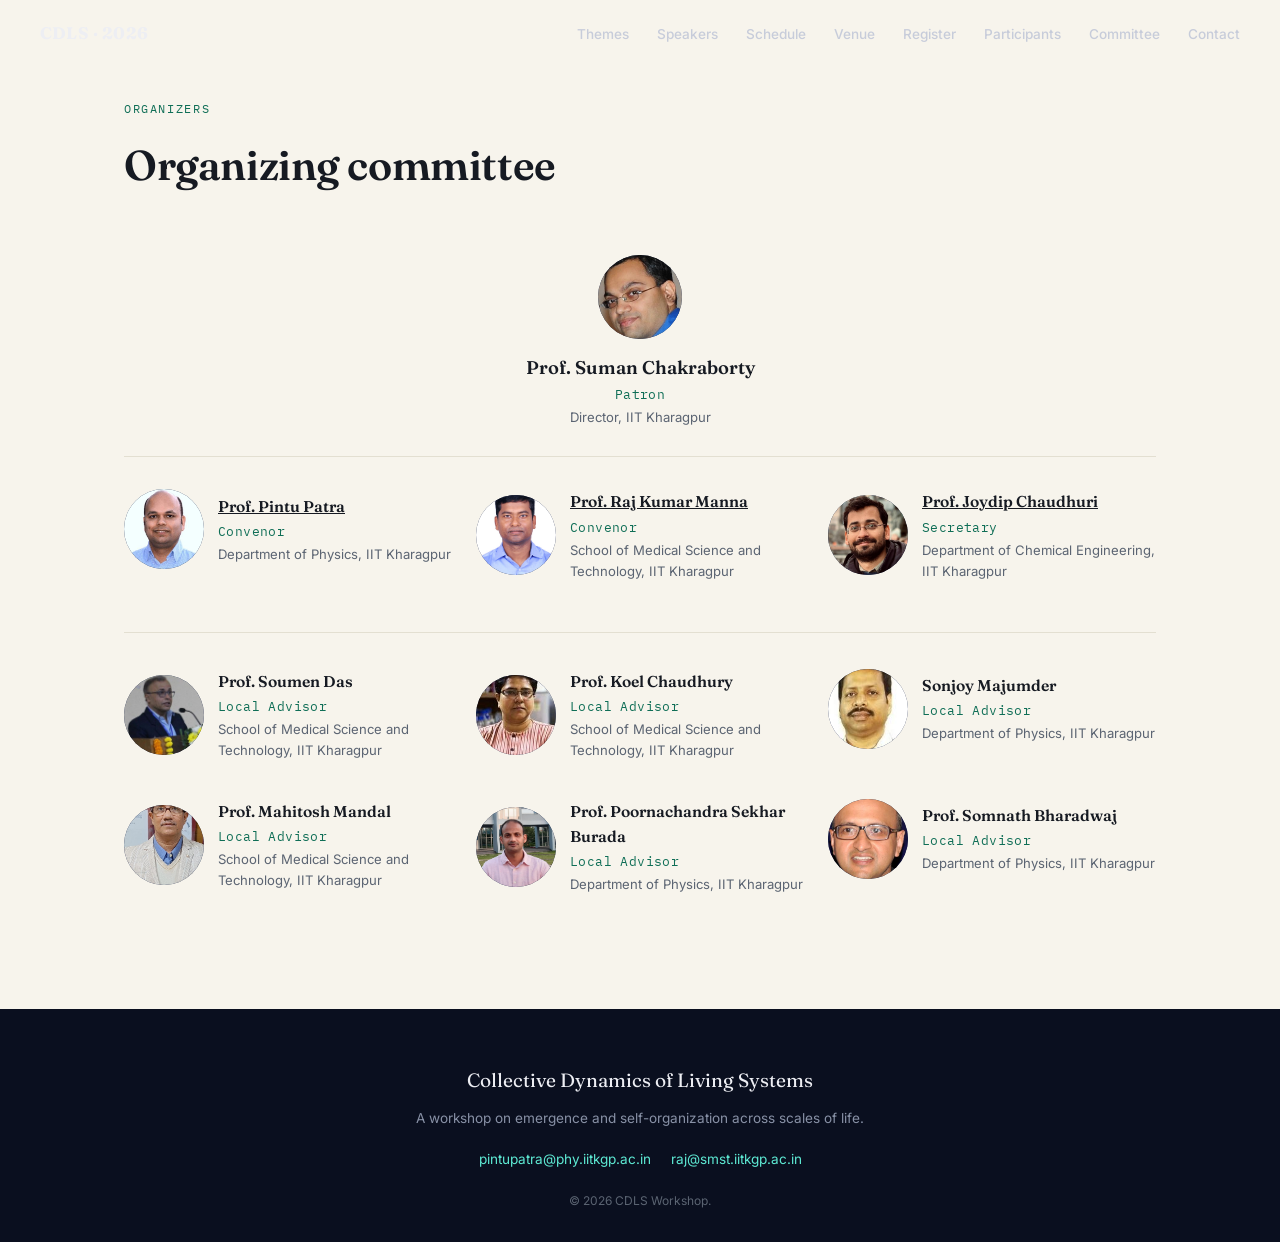
<file: committee.html>
<!DOCTYPE html>
<html lang="en">
<head>
<meta charset="UTF-8">
<meta name="viewport" content="width=device-width, initial-scale=1.0">
<title>Organizing Committee — Collective Dynamics of Living Systems 2026</title>
<meta name="description" content="An interdisciplinary workshop on emergence, self-organization, and collective behavior across scales of life.">
<link rel="preconnect" href="https://fonts.googleapis.com">
<link rel="preconnect" href="https://fonts.gstatic.com" crossorigin>
<link href="https://fonts.googleapis.com/css2?family=Fraunces:opsz,wght@9..144,300;9..144,500;9..144,600;9..144,700;9..144,900&family=Inter:wght@400;500;600&family=IBM+Plex+Mono:wght@400;500&display=swap" rel="stylesheet">
<link rel="stylesheet" href="style.css">
</head>
<body>
<nav id="nav" class="solid">
  <a href="index.html" class="nav-logo" style="text-decoration:none;">CDLS · 2026</a>
  <button class="nav-toggle" id="navToggle" aria-label="Toggle menu">☰</button>
  <ul class="nav-links" id="navLinks">
    <li><a href="themes.html">Themes</a></li>
    <li><a href="speakers.html">Speakers</a></li>
    <li><a href="schedule.html">Schedule</a></li>
    <li><a href="venue.html">Venue</a></li>
    <li><a href="register.html">Register</a></li>
    <li><a href="participants.html">Participants</a></li>
    <li><a href="committee.html">Committee</a></li>
    <li><a href="contact.html">Contact</a></li>
  </ul>
</nav>
<section>
  <div class="section-head">
    <span class="section-tag">Organizers</span>
    <h2>Organizing committee</h2>
  </div>
  <div class="patron-block">
    <div class="avatar patron-avatar" data-fallback="SC"><img src="images/suman.jpg" alt="Prof. Suman Chakraborty" onerror="this.parentElement.textContent=this.parentElement.dataset.fallback"></div>
    <div class="committee-name">Prof. Suman Chakraborty</div>
    <div class="committee-role">Patron</div>
    <div class="committee-affil">Director, IIT Kharagpur</div>
  </div>
  <div class="committee-grid">
    <div class="committee-card">
      <div class="speaker-top">
        <div class="avatar" data-fallback="PP"><img src="images/pintu.jpg" alt="Prof. Pintu Patra" onerror="this.parentElement.textContent=this.parentElement.dataset.fallback"></div>
        <div>
          <div class="committee-name"><a href="https://pintupatra05.wixsite.com/website" target="_blank" rel="noopener">Prof. Pintu Patra</a></div>
          <div class="committee-role">Convenor</div>
          <div class="committee-affil">Department of Physics, IIT Kharagpur</div>
        </div>
      </div>
    </div>
    <div class="committee-card">
      <div class="speaker-top">
        <div class="avatar" data-fallback="RM"><img src="images/raj.jpg" alt="Prof. Raj Kumar Manna" onerror="this.parentElement.textContent=this.parentElement.dataset.fallback"></div>
        <div>
          <div class="committee-name"><a href="https://www.rkmanna.com/" target="_blank" rel="noopener">Prof. Raj Kumar Manna</a></div>
          <div class="committee-role">Convenor</div>
          <div class="committee-affil">School of Medical Science and Technology, IIT Kharagpur</div>
        </div>
      </div>
    </div>
    <div class="committee-card">
      <div class="speaker-top">
        <div class="avatar" data-fallback="JC"><img src="images/joydip.jpg" alt="Prof. Joydip Chaudhuri" onerror="this.parentElement.textContent=this.parentElement.dataset.fallback"></div>
        <div>
          <div class="committee-name"><a href="https://sites.google.com/view/physicslab-joydipchaudhuri" target="_blank" rel="noopener">Prof. Joydip Chaudhuri</a></div>
          <div class="committee-role">Secretary</div>
          <div class="committee-affil">Department of Chemical Engineering, IIT Kharagpur</div>
        </div>
      </div>
    </div>
  </div>

  <div class="committee-divider"></div>

  <div class="committee-grid advisor-grid">
    <div class="committee-card">
      <div class="speaker-top">
        <div class="avatar" data-fallback="SD"><img src="images/soumen.jpg" alt="Prof. Soumen Das" onerror="this.parentElement.textContent=this.parentElement.dataset.fallback"></div>
        <div>
          <div class="committee-name">Prof. Soumen Das</div>
          <div class="committee-role">Local Advisor</div>
          <div class="committee-affil">School of Medical Science and Technology, IIT Kharagpur</div>
        </div>
      </div>
    </div>
    <div class="committee-card">
      <div class="speaker-top">
        <div class="avatar" data-fallback="KC"><img src="images/koel.jpg" alt="Prof. Koel Chaudhury" onerror="this.parentElement.textContent=this.parentElement.dataset.fallback"></div>
        <div>
          <div class="committee-name">Prof. Koel Chaudhury</div>
          <div class="committee-role">Local Advisor</div>
          <div class="committee-affil">School of Medical Science and Technology, IIT Kharagpur</div>
        </div>
      </div>
    </div>
    <div class="committee-card">
      <div class="speaker-top">
        <div class="avatar" data-fallback="SM"><img src="images/sonjoy.jpg" alt="Sonjoy Majumder" onerror="this.parentElement.textContent=this.parentElement.dataset.fallback"></div>
        <div>
          <div class="committee-name">Sonjoy Majumder</div>
          <div class="committee-role">Local Advisor</div>
          <div class="committee-affil">Department of Physics, IIT Kharagpur</div>
        </div>
      </div>
    </div>
    <div class="committee-card">
      <div class="speaker-top">
        <div class="avatar" data-fallback="MM"><img src="images/mahitosh.jpg" alt="Prof. Mahitosh Mandal" onerror="this.parentElement.textContent=this.parentElement.dataset.fallback"></div>
        <div>
          <div class="committee-name">Prof. Mahitosh Mandal</div>
          <div class="committee-role">Local Advisor</div>
          <div class="committee-affil">School of Medical Science and Technology, IIT Kharagpur</div>
        </div>
      </div>
    </div>
    <div class="committee-card">
      <div class="speaker-top">
        <div class="avatar" data-fallback="PB"><img src="images/shekar.jpg" alt="Prof. Poornachandra Sekhar Burada" onerror="this.parentElement.textContent=this.parentElement.dataset.fallback"></div>
        <div>
          <div class="committee-name">Prof. Poornachandra Sekhar Burada</div>
          <div class="committee-role">Local Advisor</div>
          <div class="committee-affil">Department of Physics, IIT Kharagpur</div>
        </div>
      </div>
    </div>
    <div class="committee-card">
      <div class="speaker-top">
        <div class="avatar" data-fallback="SB"><img src="images/somnath.jpg" alt="Prof. Somnath Bharadwaj" onerror="this.parentElement.textContent=this.parentElement.dataset.fallback"></div>
        <div>
          <div class="committee-name">Prof. Somnath Bharadwaj</div>
          <div class="committee-role">Local Advisor</div>
          <div class="committee-affil">Department of Physics, IIT Kharagpur</div>
        </div>
      </div>
    </div>
  </div>
</section>
<footer>
  <div class="foot-logo">Collective Dynamics of Living Systems</div>
  <p>A workshop on emergence and self-organization across scales of life.</p>
  <div class="foot-links">
    <a href="mailto:pintupatra@phy.iitkgp.ac.in">pintupatra@phy.iitkgp.ac.in</a>
    <a href="mailto:raj@smst.iitkgp.ac.in">raj@smst.iitkgp.ac.in</a>
  </div>
  <p style="margin-top:20px; font-size:0.75rem; color:#5B6472;">© 2026 CDLS Workshop.</p>
</footer>

<script>
  // nav solid-on-scroll
  const nav = document.getElementById('nav');
  window.addEventListener('scroll', () => {
    if (window.scrollY > 60) nav.classList.add('solid');
    else nav.classList.remove('solid');
  });

  const navToggle = document.getElementById('navToggle');
  const navLinks = document.getElementById('navLinks');
  navToggle.addEventListener('click', () => navLinks.classList.toggle('open'));
  navLinks.querySelectorAll('a').forEach(a =>
    a.addEventListener('click', () => navLinks.classList.remove('open'))
  );

  // schedule day tabs
  document.querySelectorAll('.day-tab').forEach(tab => {
    tab.addEventListener('click', () => {
      const day = tab.dataset.day;
      document.querySelectorAll('.day-tab').forEach(t => t.classList.toggle('active', t === tab));
      document.querySelectorAll('.schedule-list').forEach(list => {
        list.classList.toggle('active', list.dataset.day === day);
      });
    });
  });
</script>
</body>
</html>
</file>
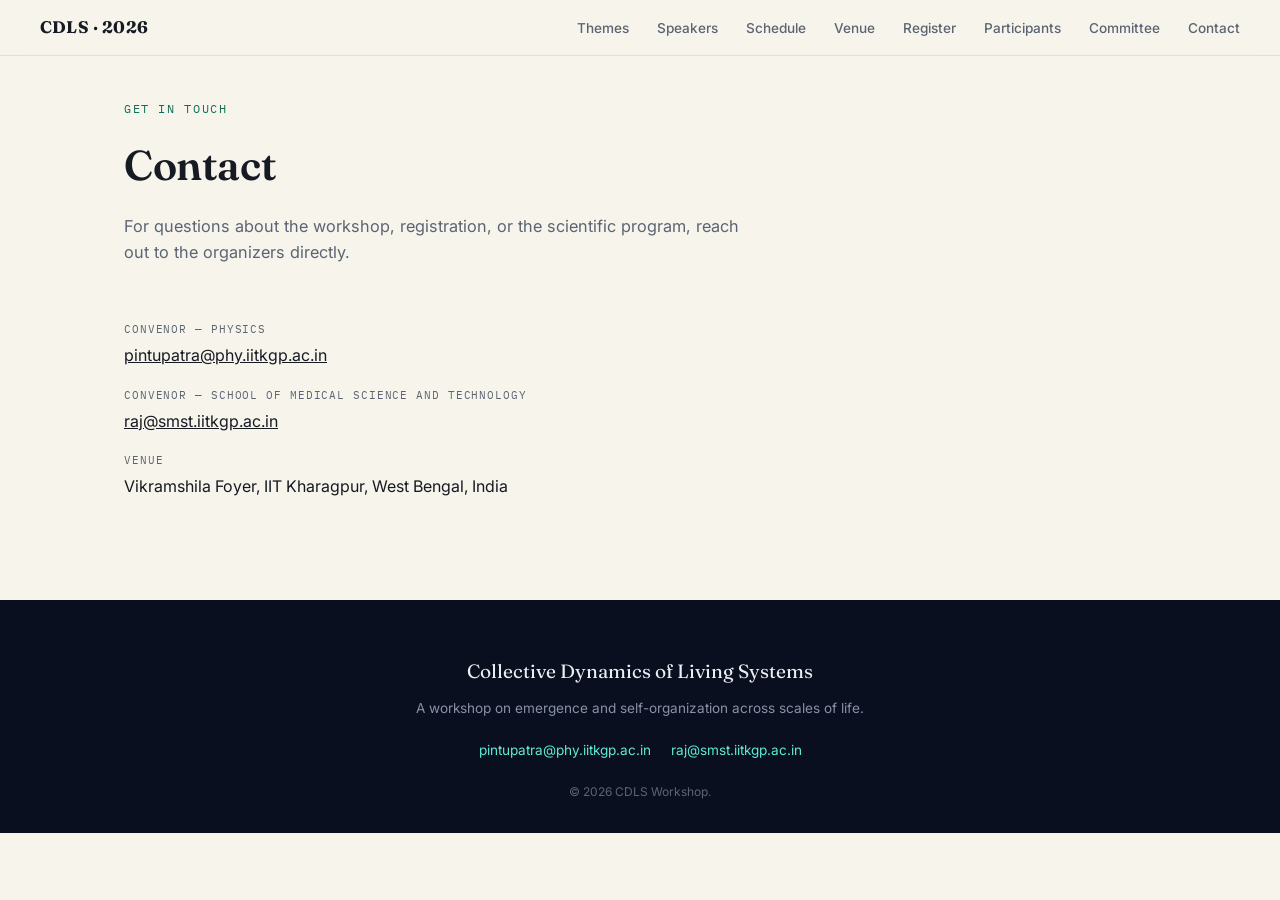
<file: contact.html>
<!DOCTYPE html>
<html lang="en">
<head>
<meta charset="UTF-8">
<meta name="viewport" content="width=device-width, initial-scale=1.0">
<title>Contact — Collective Dynamics of Living Systems 2026</title>
<meta name="description" content="An interdisciplinary workshop on emergence, self-organization, and collective behavior across scales of life.">
<link rel="preconnect" href="https://fonts.googleapis.com">
<link rel="preconnect" href="https://fonts.gstatic.com" crossorigin>
<link href="https://fonts.googleapis.com/css2?family=Fraunces:opsz,wght@9..144,300;9..144,500;9..144,600;9..144,700;9..144,900&family=Inter:wght@400;500;600&family=IBM+Plex+Mono:wght@400;500&display=swap" rel="stylesheet">
<link rel="stylesheet" href="style.css">
</head>
<body>
<nav id="nav" class="solid">
  <a href="index.html" class="nav-logo" style="text-decoration:none;">CDLS · 2026</a>
  <button class="nav-toggle" id="navToggle" aria-label="Toggle menu">☰</button>
  <ul class="nav-links" id="navLinks">
    <li><a href="themes.html">Themes</a></li>
    <li><a href="speakers.html">Speakers</a></li>
    <li><a href="schedule.html">Schedule</a></li>
    <li><a href="venue.html">Venue</a></li>
    <li><a href="register.html">Register</a></li>
    <li><a href="participants.html">Participants</a></li>
    <li><a href="committee.html">Committee</a></li>
    <li><a href="contact.html">Contact</a></li>
  </ul>
</nav>
<section id="contact">
  <div class="section-head">
    <span class="section-tag">Get in touch</span>
    <h2>Contact</h2>
    <p>For questions about the workshop, registration, or the scientific program, reach out to the organizers directly.</p>
  </div>
  <div class="venue-details" style="max-width:520px;">
    <dl>
      <dt>Convenor — Physics</dt>
      <dd><a href="mailto:pintupatra@phy.iitkgp.ac.in">pintupatra@phy.iitkgp.ac.in</a></dd>
      <dt>Convenor — School of Medical Science and Technology</dt>
      <dd><a href="mailto:raj@smst.iitkgp.ac.in">raj@smst.iitkgp.ac.in</a></dd>
      <dt>Venue</dt>
      <dd>Vikramshila Foyer, IIT Kharagpur, West Bengal, India</dd>
    </dl>
  </div>
</section>
<footer>
  <div class="foot-logo">Collective Dynamics of Living Systems</div>
  <p>A workshop on emergence and self-organization across scales of life.</p>
  <div class="foot-links">
    <a href="mailto:pintupatra@phy.iitkgp.ac.in">pintupatra@phy.iitkgp.ac.in</a>
    <a href="mailto:raj@smst.iitkgp.ac.in">raj@smst.iitkgp.ac.in</a>
  </div>
  <p style="margin-top:20px; font-size:0.75rem; color:#5B6472;">© 2026 CDLS Workshop.</p>
</footer>

<script>
  // nav solid-on-scroll
  const nav = document.getElementById('nav');
  window.addEventListener('scroll', () => {
    if (window.scrollY > 60) nav.classList.add('solid');
    else nav.classList.remove('solid');
  });

  const navToggle = document.getElementById('navToggle');
  const navLinks = document.getElementById('navLinks');
  navToggle.addEventListener('click', () => navLinks.classList.toggle('open'));
  navLinks.querySelectorAll('a').forEach(a =>
    a.addEventListener('click', () => navLinks.classList.remove('open'))
  );

  // schedule day tabs
  document.querySelectorAll('.day-tab').forEach(tab => {
    tab.addEventListener('click', () => {
      const day = tab.dataset.day;
      document.querySelectorAll('.day-tab').forEach(t => t.classList.toggle('active', t === tab));
      document.querySelectorAll('.schedule-list').forEach(list => {
        list.classList.toggle('active', list.dataset.day === day);
      });
    });
  });
</script>
</body>
</html>
</file>
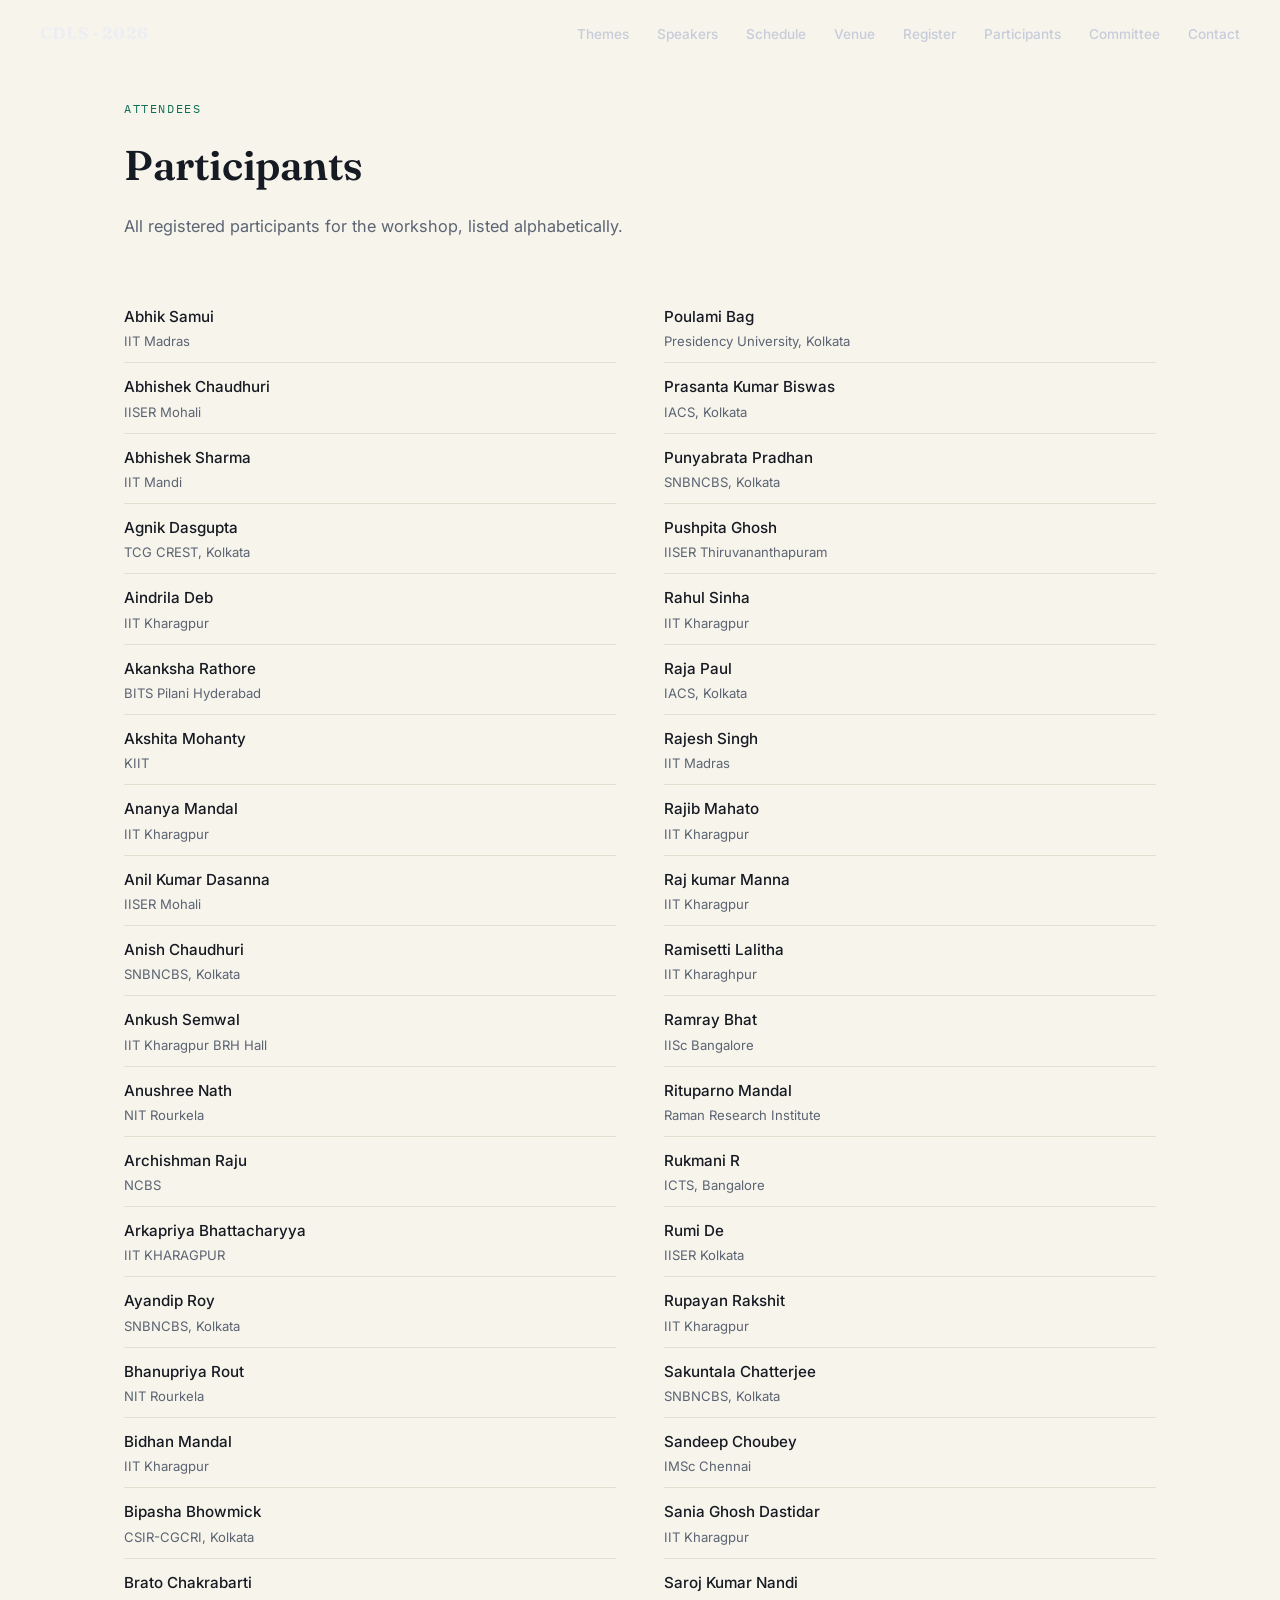
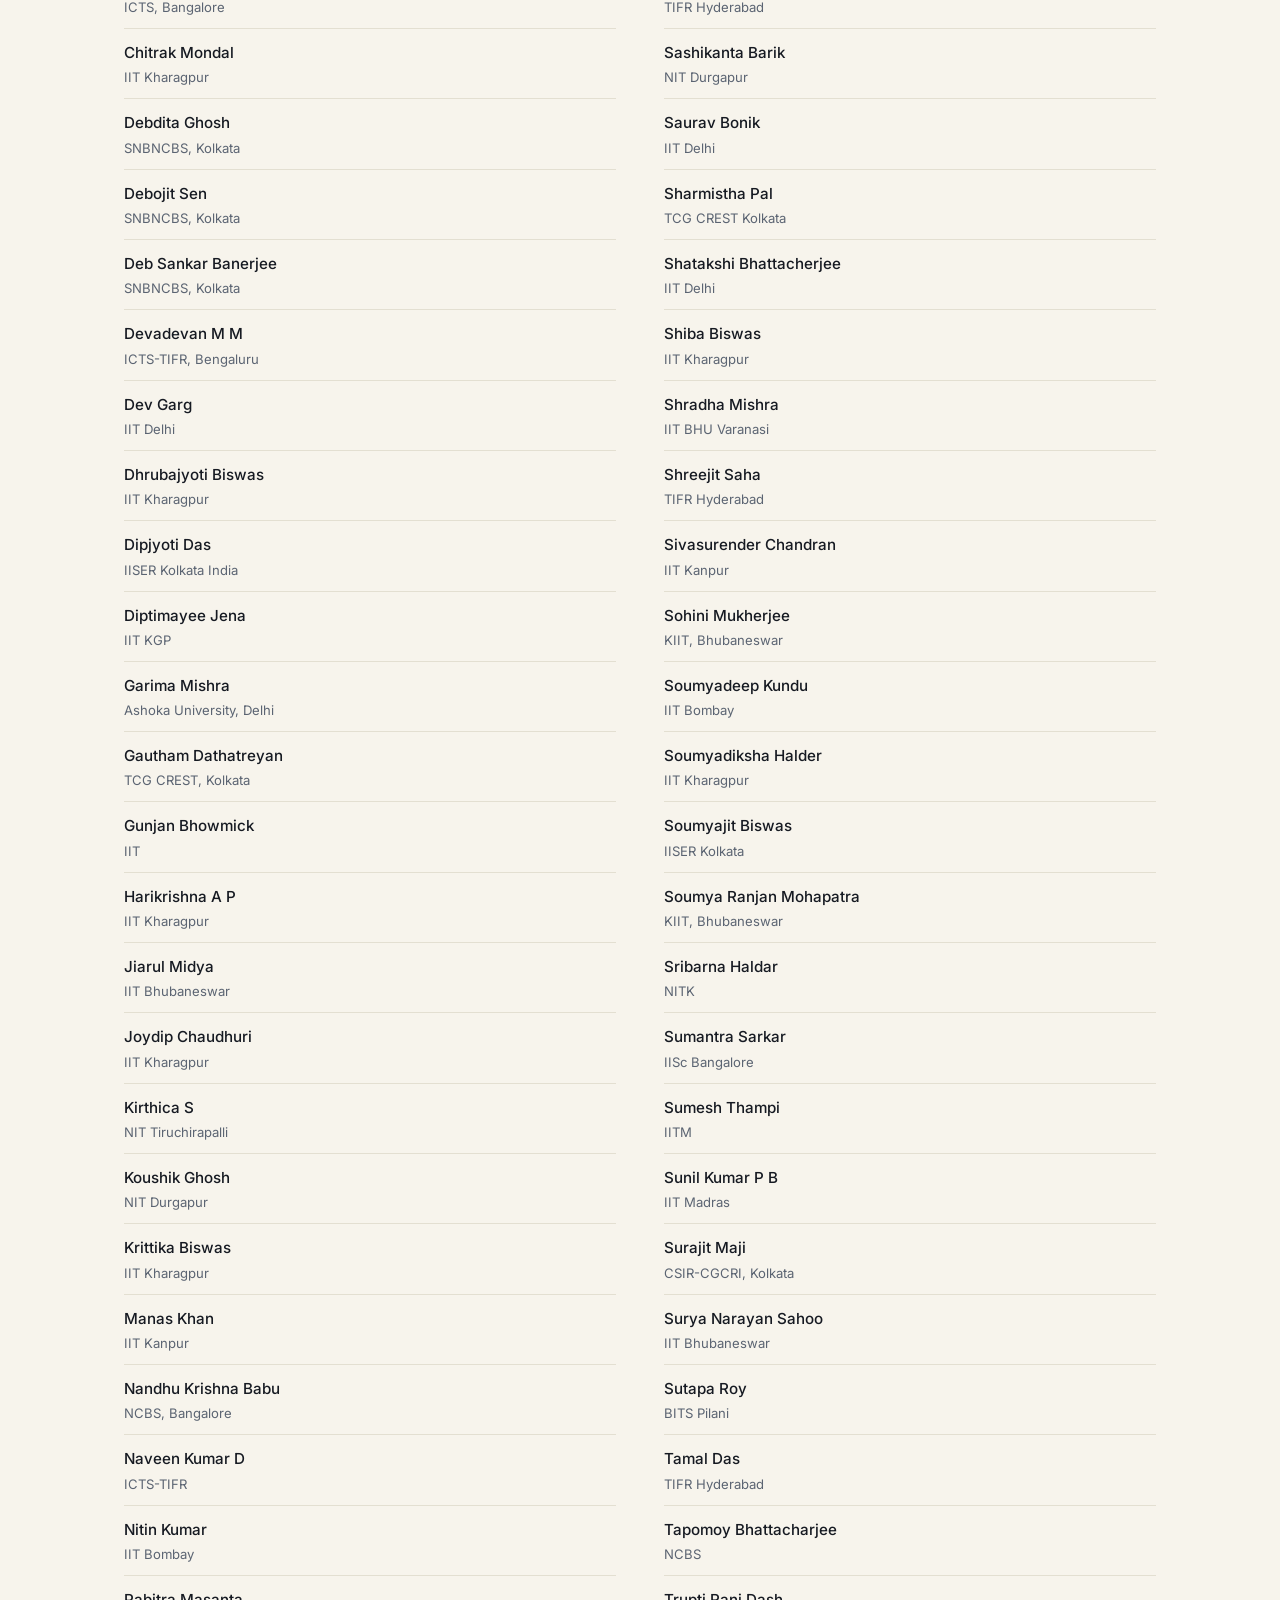
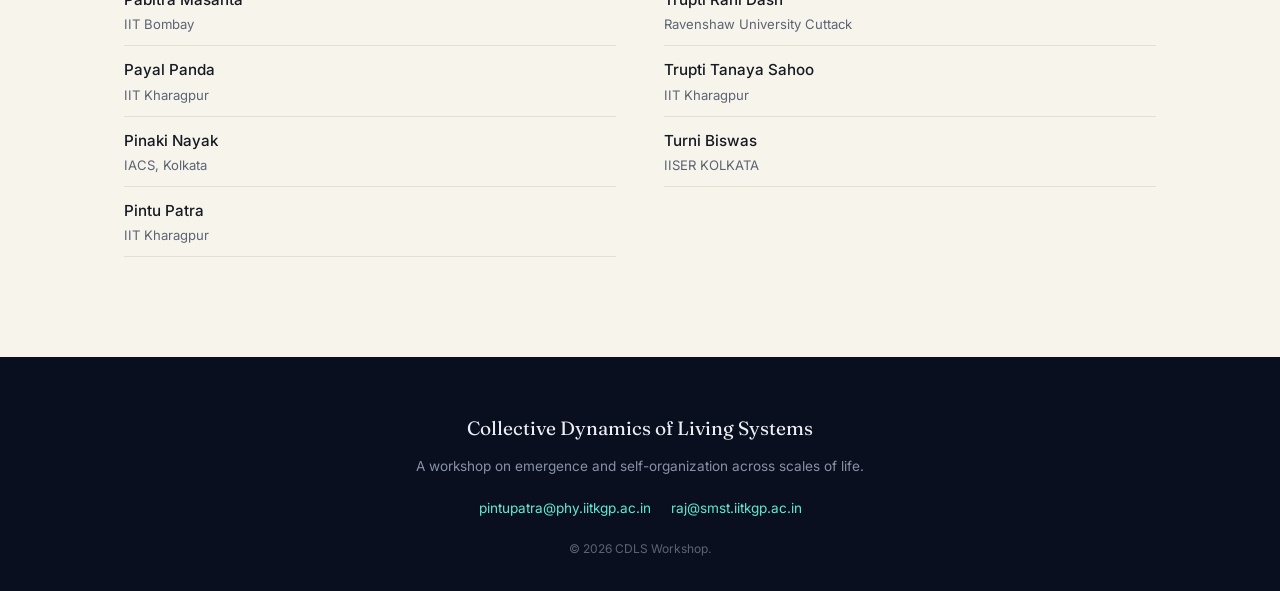
<file: participants.html>
<!DOCTYPE html>
<html lang="en">
<head>
<meta charset="UTF-8">
<meta name="viewport" content="width=device-width, initial-scale=1.0">
<title>Participants — Collective Dynamics of Living Systems 2026</title>
<meta name="description" content="An interdisciplinary workshop on emergence, self-organization, and collective behavior across scales of life.">
<link rel="preconnect" href="https://fonts.googleapis.com">
<link rel="preconnect" href="https://fonts.gstatic.com" crossorigin>
<link href="https://fonts.googleapis.com/css2?family=Fraunces:opsz,wght@9..144,300;9..144,500;9..144,600;9..144,700;9..144,900&family=Inter:wght@400;500;600&family=IBM+Plex+Mono:wght@400;500&display=swap" rel="stylesheet">
<link rel="stylesheet" href="style.css">
</head>
<body>
<nav id="nav" class="solid">
  <a href="index.html" class="nav-logo" style="text-decoration:none;">CDLS · 2026</a>
  <button class="nav-toggle" id="navToggle" aria-label="Toggle menu">☰</button>
  <ul class="nav-links" id="navLinks">
    <li><a href="themes.html">Themes</a></li>
    <li><a href="speakers.html">Speakers</a></li>
    <li><a href="schedule.html">Schedule</a></li>
    <li><a href="venue.html">Venue</a></li>
    <li><a href="register.html">Register</a></li>
    <li><a href="participants.html">Participants</a></li>
    <li><a href="committee.html">Committee</a></li>
    <li><a href="contact.html">Contact</a></li>
  </ul>
</nav>
<section id="participants">
  <div class="section-head">
    <span class="section-tag">Attendees</span>
    <h2>Participants</h2>
    <p>All registered participants for the workshop, listed alphabetically.</p>
  </div>
  <div class="participants-list">
      <div class="participant-row">
        <span class="participant-name">Abhik Samui</span>
        <span class="participant-affil">IIT Madras</span>
      </div>
      <div class="participant-row">
        <span class="participant-name">Abhishek Chaudhuri</span>
        <span class="participant-affil">IISER Mohali</span>
      </div>
      <div class="participant-row">
        <span class="participant-name">Abhishek Sharma</span>
        <span class="participant-affil">IIT Mandi</span>
      </div>
      <div class="participant-row">
        <span class="participant-name">Agnik Dasgupta</span>
        <span class="participant-affil">TCG CREST, Kolkata</span>
      </div>
      <div class="participant-row">
        <span class="participant-name">Aindrila Deb</span>
        <span class="participant-affil">IIT Kharagpur</span>
      </div>
      <div class="participant-row">
        <span class="participant-name">Akanksha Rathore</span>
        <span class="participant-affil">BITS Pilani Hyderabad</span>
      </div>
      <div class="participant-row">
        <span class="participant-name">Akshita Mohanty</span>
        <span class="participant-affil">KIIT</span>
      </div>
      <div class="participant-row">
        <span class="participant-name">Ananya Mandal</span>
        <span class="participant-affil">IIT Kharagpur</span>
      </div>
      <div class="participant-row">
        <span class="participant-name">Anil Kumar Dasanna</span>
        <span class="participant-affil">IISER Mohali</span>
      </div>
      <div class="participant-row">
        <span class="participant-name">Anish Chaudhuri</span>
        <span class="participant-affil">SNBNCBS, Kolkata</span>
      </div>
      <div class="participant-row">
        <span class="participant-name">Ankush Semwal</span>
        <span class="participant-affil">IIT Kharagpur BRH Hall</span>
      </div>
      <div class="participant-row">
        <span class="participant-name">Anushree Nath</span>
        <span class="participant-affil">NIT Rourkela</span>
      </div>
      <div class="participant-row">
        <span class="participant-name">Archishman Raju</span>
        <span class="participant-affil">NCBS</span>
      </div>
      <div class="participant-row">
        <span class="participant-name">Arkapriya Bhattacharyya</span>
        <span class="participant-affil">IIT KHARAGPUR</span>
      </div>
      <div class="participant-row">
        <span class="participant-name">Ayandip Roy</span>
        <span class="participant-affil">SNBNCBS, Kolkata</span>
      </div>
      <div class="participant-row">
        <span class="participant-name">Bhanupriya Rout</span>
        <span class="participant-affil">NIT Rourkela</span>
      </div>
      <div class="participant-row">
        <span class="participant-name">Bidhan Mandal</span>
        <span class="participant-affil">IIT Kharagpur</span>
      </div>
      <div class="participant-row">
        <span class="participant-name">Bipasha Bhowmick</span>
        <span class="participant-affil">CSIR-CGCRI, Kolkata</span>
      </div>
      <div class="participant-row">
        <span class="participant-name">Brato Chakrabarti</span>
        <span class="participant-affil">ICTS, Bangalore</span>
      </div>
      <div class="participant-row">
        <span class="participant-name">Chitrak Mondal</span>
        <span class="participant-affil">IIT Kharagpur</span>
      </div>
      <div class="participant-row">
        <span class="participant-name">Debdita Ghosh</span>
        <span class="participant-affil">SNBNCBS, Kolkata</span>
      </div>
      <div class="participant-row">
        <span class="participant-name">Debojit Sen</span>
        <span class="participant-affil">SNBNCBS, Kolkata</span>
      </div>
      <div class="participant-row">
        <span class="participant-name">Deb Sankar Banerjee</span>
        <span class="participant-affil">SNBNCBS, Kolkata</span>
      </div>
      <div class="participant-row">
        <span class="participant-name">Devadevan M M</span>
        <span class="participant-affil">ICTS-TIFR, Bengaluru</span>
      </div>
      <div class="participant-row">
        <span class="participant-name">Dev Garg</span>
        <span class="participant-affil">IIT Delhi</span>
      </div>
      <div class="participant-row">
        <span class="participant-name">Dhrubajyoti Biswas</span>
        <span class="participant-affil">IIT Kharagpur</span>
      </div>
      <div class="participant-row">
        <span class="participant-name">Dipjyoti Das</span>
        <span class="participant-affil">IISER Kolkata India</span>
      </div>
      <div class="participant-row">
        <span class="participant-name">Diptimayee Jena</span>
        <span class="participant-affil">IIT KGP</span>
      </div>
      <div class="participant-row">
        <span class="participant-name">Garima Mishra</span>
        <span class="participant-affil">Ashoka University, Delhi</span>
      </div>
      <div class="participant-row">
        <span class="participant-name">Gautham Dathatreyan</span>
        <span class="participant-affil">TCG CREST, Kolkata</span>
      </div>
      <div class="participant-row">
        <span class="participant-name">Gunjan Bhowmick</span>
        <span class="participant-affil">IIT</span>
      </div>
      <div class="participant-row">
        <span class="participant-name">Harikrishna A P</span>
        <span class="participant-affil">IIT Kharagpur</span>
      </div>
      <div class="participant-row">
        <span class="participant-name">Jiarul Midya</span>
        <span class="participant-affil">IIT Bhubaneswar</span>
      </div>
      <div class="participant-row">
        <span class="participant-name">Joydip Chaudhuri</span>
        <span class="participant-affil">IIT Kharagpur</span>
      </div>
      <div class="participant-row">
        <span class="participant-name">Kirthica S</span>
        <span class="participant-affil">NIT Tiruchirapalli</span>
      </div>
      <div class="participant-row">
        <span class="participant-name">Koushik Ghosh</span>
        <span class="participant-affil">NIT Durgapur</span>
      </div>
      <div class="participant-row">
        <span class="participant-name">Krittika Biswas</span>
        <span class="participant-affil">IIT Kharagpur</span>
      </div>
      <div class="participant-row">
        <span class="participant-name">Manas Khan</span>
        <span class="participant-affil">IIT Kanpur</span>
      </div>
      <div class="participant-row">
        <span class="participant-name">Nandhu Krishna Babu</span>
        <span class="participant-affil">NCBS, Bangalore</span>
      </div>
      <div class="participant-row">
        <span class="participant-name">Naveen Kumar D</span>
        <span class="participant-affil">ICTS-TIFR</span>
      </div>
      <div class="participant-row">
        <span class="participant-name">Nitin Kumar</span>
        <span class="participant-affil">IIT Bombay</span>
      </div>
      <div class="participant-row">
        <span class="participant-name">Pabitra Masanta</span>
        <span class="participant-affil">IIT Bombay</span>
      </div>
      <div class="participant-row">
        <span class="participant-name">Payal Panda</span>
        <span class="participant-affil">IIT Kharagpur</span>
      </div>
      <div class="participant-row">
        <span class="participant-name">Pinaki Nayak</span>
        <span class="participant-affil">IACS, Kolkata</span>
      </div>
      <div class="participant-row">
        <span class="participant-name">Pintu Patra</span>
        <span class="participant-affil">IIT Kharagpur</span>
      </div>
      <div class="participant-row">
        <span class="participant-name">Poulami Bag</span>
        <span class="participant-affil">Presidency University, Kolkata</span>
      </div>
      <div class="participant-row">
        <span class="participant-name">Prasanta Kumar Biswas</span>
        <span class="participant-affil">IACS, Kolkata</span>
      </div>
      <div class="participant-row">
        <span class="participant-name">Punyabrata Pradhan</span>
        <span class="participant-affil">SNBNCBS, Kolkata</span>
      </div>
      <div class="participant-row">
        <span class="participant-name">Pushpita Ghosh</span>
        <span class="participant-affil">IISER Thiruvananthapuram</span>
      </div>
      <div class="participant-row">
        <span class="participant-name">Rahul Sinha</span>
        <span class="participant-affil">IIT Kharagpur</span>
      </div>
      <div class="participant-row">
        <span class="participant-name">Raja Paul</span>
        <span class="participant-affil">IACS, Kolkata</span>
      </div>
      <div class="participant-row">
        <span class="participant-name">Rajesh Singh</span>
        <span class="participant-affil">IIT Madras</span>
      </div>
      <div class="participant-row">
        <span class="participant-name">Rajib Mahato</span>
        <span class="participant-affil">IIT Kharagpur</span>
      </div>
      <div class="participant-row">
        <span class="participant-name">Raj kumar Manna</span>
        <span class="participant-affil">IIT Kharagpur</span>
      </div>
      <div class="participant-row">
        <span class="participant-name">Ramisetti Lalitha</span>
        <span class="participant-affil">IIT Kharaghpur</span>
      </div>
      <div class="participant-row">
        <span class="participant-name">Ramray Bhat</span>
        <span class="participant-affil">IISc Bangalore</span>
      </div>
      <div class="participant-row">
        <span class="participant-name">Rituparno Mandal</span>
        <span class="participant-affil">Raman Research Institute</span>
      </div>
      <div class="participant-row">
        <span class="participant-name">Rukmani R</span>
        <span class="participant-affil">ICTS, Bangalore</span>
      </div>
      <div class="participant-row">
        <span class="participant-name">Rumi De</span>
        <span class="participant-affil">IISER Kolkata</span>
      </div>
      <div class="participant-row">
        <span class="participant-name">Rupayan Rakshit</span>
        <span class="participant-affil">IIT Kharagpur</span>
      </div>
      <div class="participant-row">
        <span class="participant-name">Sakuntala Chatterjee</span>
        <span class="participant-affil">SNBNCBS, Kolkata</span>
      </div>
      <div class="participant-row">
        <span class="participant-name">Sandeep Choubey</span>
        <span class="participant-affil">IMSc Chennai</span>
      </div>
      <div class="participant-row">
        <span class="participant-name">Sania Ghosh Dastidar</span>
        <span class="participant-affil">IIT Kharagpur</span>
      </div>
      <div class="participant-row">
        <span class="participant-name">Saroj Kumar Nandi</span>
        <span class="participant-affil">TIFR Hyderabad</span>
      </div>
      <div class="participant-row">
        <span class="participant-name">Sashikanta Barik</span>
        <span class="participant-affil">NIT Durgapur</span>
      </div>
      <div class="participant-row">
        <span class="participant-name">Saurav Bonik</span>
        <span class="participant-affil">IIT Delhi</span>
      </div>
      <div class="participant-row">
        <span class="participant-name">Sharmistha Pal</span>
        <span class="participant-affil">TCG CREST Kolkata</span>
      </div>
      <div class="participant-row">
        <span class="participant-name">Shatakshi Bhattacherjee</span>
        <span class="participant-affil">IIT Delhi</span>
      </div>
      <div class="participant-row">
        <span class="participant-name">Shiba Biswas</span>
        <span class="participant-affil">IIT Kharagpur</span>
      </div>
      <div class="participant-row">
        <span class="participant-name">Shradha Mishra</span>
        <span class="participant-affil">IIT BHU Varanasi</span>
      </div>
      <div class="participant-row">
        <span class="participant-name">Shreejit Saha</span>
        <span class="participant-affil">TIFR Hyderabad</span>
      </div>
      <div class="participant-row">
        <span class="participant-name">Sivasurender Chandran</span>
        <span class="participant-affil">IIT Kanpur</span>
      </div>
      <div class="participant-row">
        <span class="participant-name">Sohini Mukherjee</span>
        <span class="participant-affil">KIIT, Bhubaneswar</span>
      </div>
      <div class="participant-row">
        <span class="participant-name">Soumyadeep Kundu</span>
        <span class="participant-affil">IIT Bombay</span>
      </div>
      <div class="participant-row">
        <span class="participant-name">Soumyadiksha Halder</span>
        <span class="participant-affil">IIT Kharagpur</span>
      </div>
      <div class="participant-row">
        <span class="participant-name">Soumyajit Biswas</span>
        <span class="participant-affil">IISER Kolkata</span>
      </div>
      <div class="participant-row">
        <span class="participant-name">Soumya Ranjan Mohapatra</span>
        <span class="participant-affil">KIIT, Bhubaneswar</span>
      </div>
      <div class="participant-row">
        <span class="participant-name">Sribarna Haldar</span>
        <span class="participant-affil">NITK</span>
      </div>
      <div class="participant-row">
        <span class="participant-name">Sumantra Sarkar</span>
        <span class="participant-affil">IISc Bangalore</span>
      </div>
      <div class="participant-row">
        <span class="participant-name">Sumesh Thampi</span>
        <span class="participant-affil">IITM</span>
      </div>
      <div class="participant-row">
        <span class="participant-name">Sunil Kumar P B</span>
        <span class="participant-affil">IIT Madras</span>
      </div>
      <div class="participant-row">
        <span class="participant-name">Surajit Maji</span>
        <span class="participant-affil">CSIR-CGCRI, Kolkata</span>
      </div>
      <div class="participant-row">
        <span class="participant-name">Surya Narayan Sahoo</span>
        <span class="participant-affil">IIT Bhubaneswar</span>
      </div>
      <div class="participant-row">
        <span class="participant-name">Sutapa Roy</span>
        <span class="participant-affil">BITS Pilani</span>
      </div>
      <div class="participant-row">
        <span class="participant-name">Tamal Das</span>
        <span class="participant-affil">TIFR Hyderabad</span>
      </div>
      <div class="participant-row">
        <span class="participant-name">Tapomoy Bhattacharjee</span>
        <span class="participant-affil">NCBS</span>
      </div>
      <div class="participant-row">
        <span class="participant-name">Trupti Rani Dash</span>
        <span class="participant-affil">Ravenshaw University Cuttack</span>
      </div>
      <div class="participant-row">
        <span class="participant-name">Trupti Tanaya Sahoo</span>
        <span class="participant-affil">IIT Kharagpur</span>
      </div>
      <div class="participant-row">
        <span class="participant-name">Turni Biswas</span>
        <span class="participant-affil">IISER KOLKATA</span>
      </div>

  </div>
</section>
<footer>
  <div class="foot-logo">Collective Dynamics of Living Systems</div>
  <p>A workshop on emergence and self-organization across scales of life.</p>
  <div class="foot-links">
    <a href="mailto:pintupatra@phy.iitkgp.ac.in">pintupatra@phy.iitkgp.ac.in</a>
    <a href="mailto:raj@smst.iitkgp.ac.in">raj@smst.iitkgp.ac.in</a>
  </div>
  <p style="margin-top:20px; font-size:0.75rem; color:#5B6472;">© 2026 CDLS Workshop.</p>
</footer>

<script>
  // nav solid-on-scroll
  const nav = document.getElementById('nav');
  window.addEventListener('scroll', () => {
    if (window.scrollY > 60) nav.classList.add('solid');
    else nav.classList.remove('solid');
  });

  const navToggle = document.getElementById('navToggle');
  const navLinks = document.getElementById('navLinks');
  navToggle.addEventListener('click', () => navLinks.classList.toggle('open'));
  navLinks.querySelectorAll('a').forEach(a =>
    a.addEventListener('click', () => navLinks.classList.remove('open'))
  );

  // schedule day tabs
  document.querySelectorAll('.day-tab').forEach(tab => {
    tab.addEventListener('click', () => {
      const day = tab.dataset.day;
      document.querySelectorAll('.day-tab').forEach(t => t.classList.toggle('active', t === tab));
      document.querySelectorAll('.schedule-list').forEach(list => {
        list.classList.toggle('active', list.dataset.day === day);
      });
    });
  });
</script>
</body>
</html>
</file>
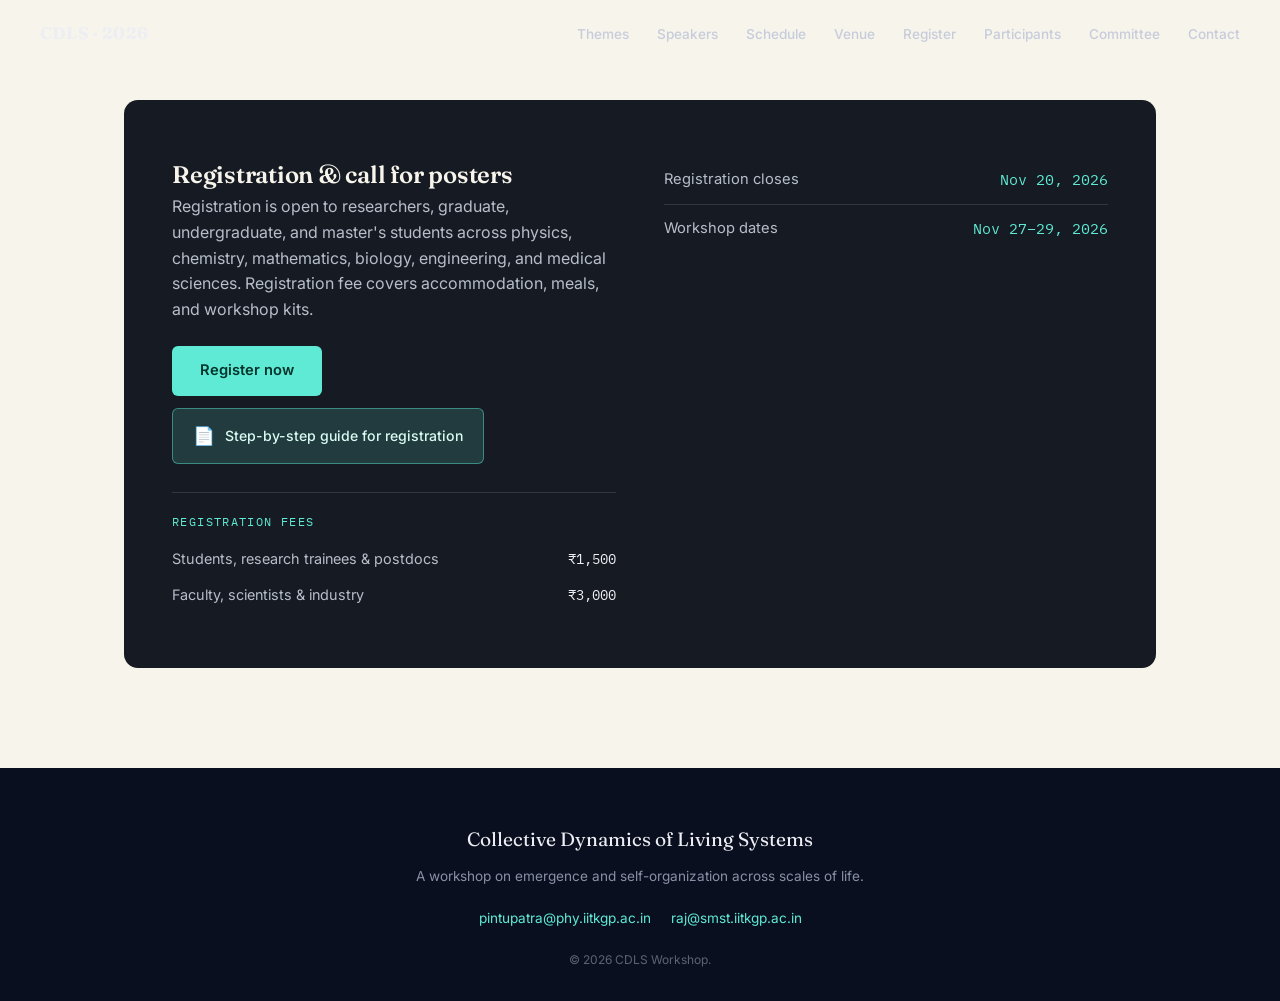
<file: register.html>
<!DOCTYPE html>
<html lang="en">
<head>
<meta charset="UTF-8">
<meta name="viewport" content="width=device-width, initial-scale=1.0">
<title>Registration — Collective Dynamics of Living Systems 2026</title>
<meta name="description" content="An interdisciplinary workshop on emergence, self-organization, and collective behavior across scales of life.">
<link rel="preconnect" href="https://fonts.googleapis.com">
<link rel="preconnect" href="https://fonts.gstatic.com" crossorigin>
<link href="https://fonts.googleapis.com/css2?family=Fraunces:opsz,wght@9..144,300;9..144,500;9..144,600;9..144,700;9..144,900&family=Inter:wght@400;500;600&family=IBM+Plex+Mono:wght@400;500&display=swap" rel="stylesheet">
<link rel="stylesheet" href="style.css">
</head>
<body>
<nav id="nav" class="solid">
  <a href="index.html" class="nav-logo" style="text-decoration:none;">CDLS · 2026</a>
  <button class="nav-toggle" id="navToggle" aria-label="Toggle menu">☰</button>
  <ul class="nav-links" id="navLinks">
    <li><a href="themes.html">Themes</a></li>
    <li><a href="speakers.html">Speakers</a></li>
    <li><a href="schedule.html">Schedule</a></li>
    <li><a href="venue.html">Venue</a></li>
    <li><a href="register.html">Register</a></li>
    <li><a href="participants.html">Participants</a></li>
    <li><a href="committee.html">Committee</a></li>
    <li><a href="contact.html">Contact</a></li>
  </ul>
</nav>
<section id="register">
  <div class="reg-wrap">
    <div>
      <h2>Registration &amp; call for posters</h2>
      <p>Registration is open to researchers, graduate, undergraduate, and master's students across physics, chemistry, mathematics, biology, engineering, and medical sciences. Registration fee covers accommodation, meals, and workshop kits.</p>
      <div class="reg-actions">
        <a href="https://erp.iitkgp.ac.in/CEP/courses.htm" class="btn btn-primary">Register now</a>
        <a href="pdf/registration-guide.pdf" target="_blank" rel="noopener" class="guide-box">
          <span class="guide-icon">📄</span>
          <span class="guide-text">Step-by-step guide for registration</span>
        </a>
      </div>
      <div class="fee-block">
        <div class="fee-heading">Registration fees</div>
        <ul class="fee-list">
          <li><span>Students, research trainees &amp; postdocs</span><span class="fee-amount">₹1,500</span></li>
          <li><span>Faculty, scientists &amp; industry</span><span class="fee-amount">₹3,000</span></li>
        </ul>
      </div>
    </div>
    <ul class="key-dates">
      <li><span class="kd-label">Registration closes</span><span class="kd-date">Nov 20, 2026</span></li>
      <li><span class="kd-label">Workshop dates</span><span class="kd-date">Nov 27–29, 2026</span></li>
    </ul>
  </div>
</section>
<footer>
  <div class="foot-logo">Collective Dynamics of Living Systems</div>
  <p>A workshop on emergence and self-organization across scales of life.</p>
  <div class="foot-links">
    <a href="mailto:pintupatra@phy.iitkgp.ac.in">pintupatra@phy.iitkgp.ac.in</a>
    <a href="mailto:raj@smst.iitkgp.ac.in">raj@smst.iitkgp.ac.in</a>
  </div>
  <p style="margin-top:20px; font-size:0.75rem; color:#5B6472;">© 2026 CDLS Workshop.</p>
</footer>

<script>
  // nav solid-on-scroll
  const nav = document.getElementById('nav');
  window.addEventListener('scroll', () => {
    if (window.scrollY > 60) nav.classList.add('solid');
    else nav.classList.remove('solid');
  });

  const navToggle = document.getElementById('navToggle');
  const navLinks = document.getElementById('navLinks');
  navToggle.addEventListener('click', () => navLinks.classList.toggle('open'));
  navLinks.querySelectorAll('a').forEach(a =>
    a.addEventListener('click', () => navLinks.classList.remove('open'))
  );

  // schedule day tabs
  document.querySelectorAll('.day-tab').forEach(tab => {
    tab.addEventListener('click', () => {
      const day = tab.dataset.day;
      document.querySelectorAll('.day-tab').forEach(t => t.classList.toggle('active', t === tab));
      document.querySelectorAll('.schedule-list').forEach(list => {
        list.classList.toggle('active', list.dataset.day === day);
      });
    });
  });
</script>
</body>
</html>
</file>
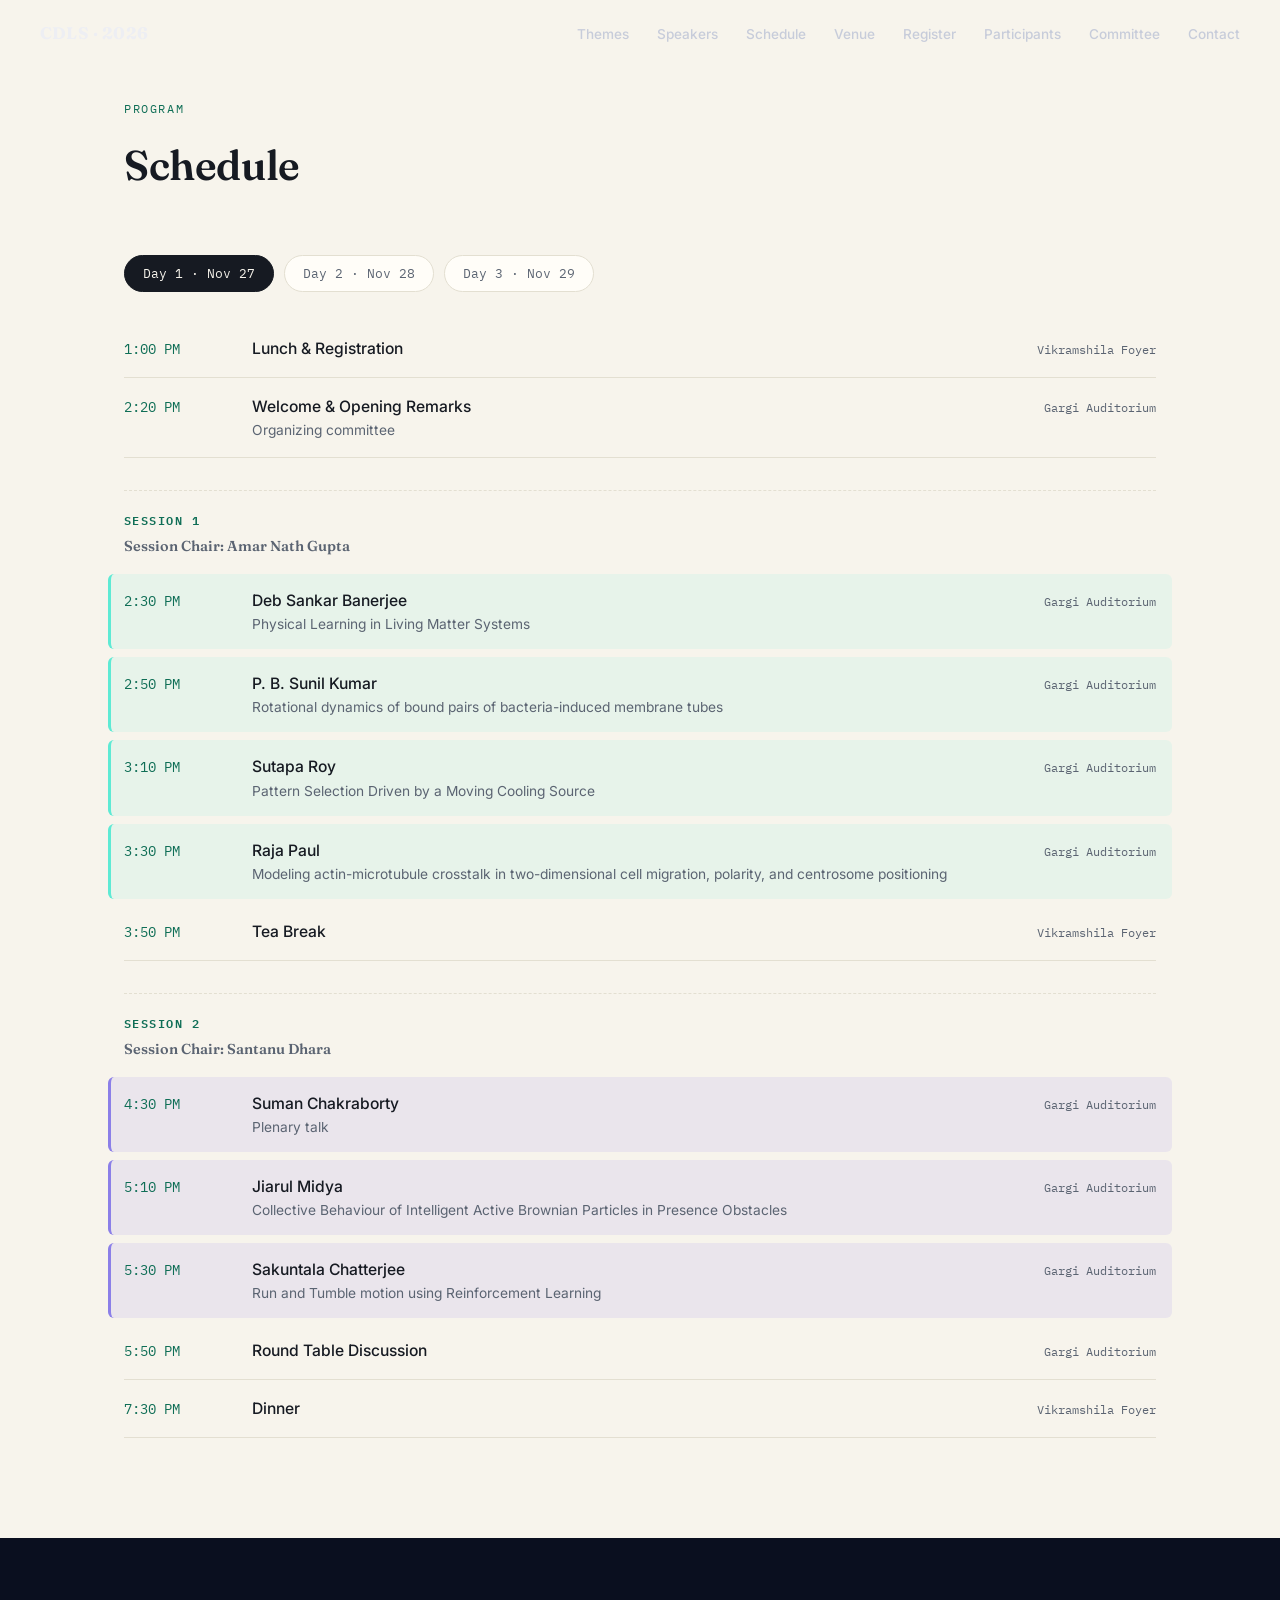
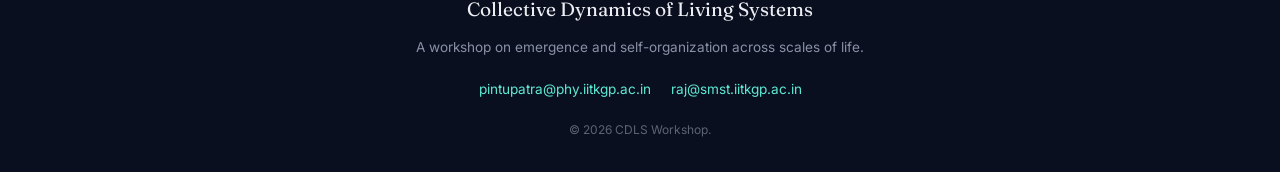
<file: schedule.html>
<!DOCTYPE html>
<html lang="en">
<head>
<meta charset="UTF-8">
<meta name="viewport" content="width=device-width, initial-scale=1.0">
<title>Schedule — Collective Dynamics of Living Systems 2026</title>
<meta name="description" content="An interdisciplinary workshop on emergence, self-organization, and collective behavior across scales of life.">
<link rel="preconnect" href="https://fonts.googleapis.com">
<link rel="preconnect" href="https://fonts.gstatic.com" crossorigin>
<link href="https://fonts.googleapis.com/css2?family=Fraunces:opsz,wght@9..144,300;9..144,500;9..144,600;9..144,700;9..144,900&family=Inter:wght@400;500;600&family=IBM+Plex+Mono:wght@400;500&display=swap" rel="stylesheet">
<link rel="stylesheet" href="style.css">
</head>
<body>
<nav id="nav" class="solid">
  <a href="index.html" class="nav-logo" style="text-decoration:none;">CDLS · 2026</a>
  <button class="nav-toggle" id="navToggle" aria-label="Toggle menu">☰</button>
  <ul class="nav-links" id="navLinks">
    <li><a href="themes.html">Themes</a></li>
    <li><a href="speakers.html">Speakers</a></li>
    <li><a href="schedule.html">Schedule</a></li>
    <li><a href="venue.html">Venue</a></li>
    <li><a href="register.html">Register</a></li>
    <li><a href="participants.html">Participants</a></li>
    <li><a href="committee.html">Committee</a></li>
    <li><a href="contact.html">Contact</a></li>
  </ul>
</nav>
<section id="schedule">
  <div class="section-head">
    <span class="section-tag">Program</span>
    <h2>Schedule</h2>
  </div>
  <div class="day-tabs">
    <button class="day-tab active" data-day="1">Day 1 · Nov 27</button>
    <button class="day-tab" data-day="2">Day 2 · Nov 28</button>
    <button class="day-tab" data-day="3">Day 3 · Nov 29</button>
  </div>

  <div class="schedule-list active" data-day="1">
    <div class="sched-row">
      <div class="sched-time">1:00 PM</div>
      <div><div class="sched-title">Lunch &amp; Registration</div><div class="sched-speaker"></div></div>
      <div class="sched-room">Vikramshila Foyer</div>
    </div>
    <div class="sched-row">
      <div class="sched-time">2:20 PM</div>
      <div><div class="sched-title">Welcome &amp; Opening Remarks</div><div class="sched-speaker">Organizing committee</div></div>
      <div class="sched-room">Gargi Auditorium</div>
    </div>
        <div class="session-head">
      <span class="session-name">Session 1</span>
      <span class="session-chair">Session Chair: Amar Nath Gupta</span>
    </div>
<div class="sched-row shaded">
      <div class="sched-time">2:30 PM</div>
      <div><div class="sched-title">Deb Sankar Banerjee</div><div class="sched-speaker">Physical Learning in Living Matter Systems</div></div>
      <div class="sched-room">Gargi Auditorium</div>
    </div>
    <div class="sched-row shaded">
      <div class="sched-time">2:50 PM</div>
      <div><div class="sched-title">P. B. Sunil Kumar</div><div class="sched-speaker">Rotational dynamics of bound pairs of bacteria-induced membrane tubes</div></div>
      <div class="sched-room">Gargi Auditorium</div>
    </div>
    <div class="sched-row shaded">
      <div class="sched-time">3:10 PM</div>
      <div><div class="sched-title">Sutapa Roy</div><div class="sched-speaker">Pattern Selection Driven by a Moving Cooling Source</div></div>
      <div class="sched-room">Gargi Auditorium</div>
    </div>
    <div class="sched-row shaded">
      <div class="sched-time">3:30 PM</div>
      <div><div class="sched-title">Raja Paul</div><div class="sched-speaker">Modeling actin-microtubule crosstalk in two-dimensional cell migration, polarity, and centrosome positioning</div></div>
      <div class="sched-room">Gargi Auditorium</div>
    </div>
    <div class="sched-row">
      <div class="sched-time">3:50 PM</div>
      <div><div class="sched-title">Tea Break</div><div class="sched-speaker"></div></div>
      <div class="sched-room">Vikramshila Foyer</div>
    </div>
        <div class="session-head">
      <span class="session-name">Session 2</span>
      <span class="session-chair">Session Chair: Santanu Dhara</span>
    </div>
<div class="sched-row shaded-b">
      <div class="sched-time">4:30 PM</div>
      <div><div class="sched-title">Suman Chakraborty</div><div class="sched-speaker">Plenary talk</div></div>
      <div class="sched-room">Gargi Auditorium</div>
    </div>
    <div class="sched-row shaded-b">
      <div class="sched-time">5:10 PM</div>
      <div><div class="sched-title">Jiarul Midya</div><div class="sched-speaker">Collective Behaviour of Intelligent Active Brownian Particles in Presence Obstacles</div></div>
      <div class="sched-room">Gargi Auditorium</div>
    </div>
    <div class="sched-row shaded-b">
      <div class="sched-time">5:30 PM</div>
      <div><div class="sched-title">Sakuntala Chatterjee</div><div class="sched-speaker">Run and Tumble motion using Reinforcement Learning</div></div>
      <div class="sched-room">Gargi Auditorium</div>
    </div>
    <div class="sched-row">
      <div class="sched-time">5:50 PM</div>
      <div><div class="sched-title">Round Table Discussion</div><div class="sched-speaker"></div></div>
      <div class="sched-room">Gargi Auditorium</div>
    </div>
    <div class="sched-row">
      <div class="sched-time">7:30 PM</div>
      <div><div class="sched-title">Dinner</div><div class="sched-speaker"></div></div>
      <div class="sched-room">Vikramshila Foyer</div>
    </div>
  </div>

  <div class="schedule-list" data-day="2">
    <div class="sched-row">
      <div class="sched-time">7:30 AM</div>
      <div><div class="sched-title">Breakfast</div><div class="sched-speaker"></div></div>
      <div class="sched-room">Vikramshila Foyer</div>
    </div>
        <div class="session-head">
      <span class="session-name">Session 3</span>
      <span class="session-chair">Session Chair: Gayatri Mukherjee</span>
    </div>
<div class="sched-row shaded-c">
      <div class="sched-time">9:00 AM</div>
      <div><div class="sched-title">Tamal Das</div><div class="sched-speaker">Organelles as a mechanical decision layer for collective cell behavior</div></div>
      <div class="sched-room">Gargi Auditorium</div>
    </div>
    <div class="sched-row shaded-c">
      <div class="sched-time">9:20 AM</div>
      <div><div class="sched-title">Archishman Raju</div><div class="sched-speaker">A Landscape Description of the Dynamics of Cell Fate Patterns</div></div>
      <div class="sched-room">Gargi Auditorium</div>
    </div>
    <div class="sched-row shaded-c">
      <div class="sched-time">9:40 AM</div>
      <div><div class="sched-title">Manas Khan</div><div class="sched-speaker">Emulating microbial RnT dynamics and taxis with synthetic active matter</div></div>
      <div class="sched-room">Gargi Auditorium</div>
    </div>
    <div class="sched-row shaded-c">
      <div class="sched-time">10:00 AM</div>
      <div><div class="sched-title">Sandeep Choubey</div><div class="sched-speaker">The Grammar of DNA Sequences: A Collective Perspective on Protein Binding</div></div>
      <div class="sched-room">Gargi Auditorium</div>
    </div>
    <div class="sched-row">
      <div class="sched-time">10:20 AM</div>
      <div><div class="sched-title">Tea Break</div><div class="sched-speaker"></div></div>
      <div class="sched-room">Vikramshila Foyer</div>
    </div>
        <div class="session-head">
      <span class="session-name">Session 4</span>
      <span class="session-chair">Session Chair: P. S. Burada</span>
    </div>
<div class="sched-row shaded-d">
      <div class="sched-time">11:20 AM</div>
      <div><div class="sched-title">Sumesh P Thampi</div><div class="sched-speaker">Active nematics in viscoelastic environments</div></div>
      <div class="sched-room">Gargi Auditorium</div>
    </div>
    <div class="sched-row shaded-d">
      <div class="sched-time">11:40 AM</div>
      <div><div class="sched-title">Brato Chakrabarti</div><div class="sched-speaker">Hydrodynamic instabilities in bacterial carpet</div></div>
      <div class="sched-room">Gargi Auditorium</div>
    </div>
    <div class="sched-row shaded-d">
      <div class="sched-time">12:00 PM</div>
      <div><div class="sched-title">Shradha Mishra</div><div class="sched-speaker">Competing Chirality and Alignment Generate Active Turbulence</div></div>
      <div class="sched-room">Gargi Auditorium</div>
    </div>
    <div class="sched-row">
      <div class="sched-time">12:20 PM</div>
      <div><div class="sched-title">Poster Session</div><div class="sched-speaker"></div></div>
      <div class="sched-room">Vikramshila Foyer</div>
    </div>
    <div class="sched-row">
      <div class="sched-time">1:00 PM</div>
      <div><div class="sched-title">Lunch &amp; Poster Session</div><div class="sched-speaker"></div></div>
      <div class="sched-room">Vikramshila Foyer</div>
    </div>
        <div class="session-head">
      <span class="session-name">Session 5</span>
      <span class="session-chair">Session Chair: Riddhiman Dhar</span>
    </div>
<div class="sched-row shaded-e">
      <div class="sched-time">2:30 PM</div>
      <div><div class="sched-title">Dipjyoti Das</div><div class="sched-speaker">Modeling Collective Motion in Biological Tissues: Emergent Liquid–Solid Transitions and Flocking</div></div>
      <div class="sched-room">Gargi Auditorium</div>
    </div>
    <div class="sched-row shaded-e">
      <div class="sched-time">2:50 PM</div>
      <div><div class="sched-title">Rumi De</div><div class="sched-speaker">Pulses, Oscillations, and Persistent Strain: How Cells Choose Their Patterns</div></div>
      <div class="sched-room">Gargi Auditorium</div>
    </div>
    <div class="sched-row shaded-e">
      <div class="sched-time">3:10 PM</div>
      <div><div class="sched-title">Sumantra Sarkar</div><div class="sched-speaker">Glass Transition in Living Epithelial Tissues</div></div>
      <div class="sched-room">Gargi Auditorium</div>
    </div>
    <div class="sched-row shaded-e">
      <div class="sched-time">3:30 PM</div>
      <div><div class="sched-title">Saroj Kumar Nandi</div><div class="sched-speaker">A critical point governs the sub-to-super Arrhenius transition in the glassy dynamics of confluent epithelial systems</div></div>
      <div class="sched-room">Gargi Auditorium</div>
    </div>
    <div class="sched-row">
      <div class="sched-time">3:50 PM</div>
      <div><div class="sched-title">Tea Break</div><div class="sched-speaker"></div></div>
      <div class="sched-room">Vikramshila Foyer</div>
    </div>
        <div class="session-head">
      <span class="session-name">Session 6</span>
      <span class="session-chair">Session Chair: Abhijit Das</span>
    </div>
<div class="sched-row shaded">
      <div class="sched-time">4:30 PM</div>
      <div><div class="sched-title">Akanksha Rathore</div><div class="sched-speaker">Collective Dynamics and the Emergence of Territorial Patterns in Lekking Blackbuck</div></div>
      <div class="sched-room">Gargi Auditorium</div>
    </div>
    <div class="sched-row shaded">
      <div class="sched-time">4:50 PM</div>
      <div><div class="sched-title">Nitin Kumar</div><div class="sched-speaker">Collective decision-making in homing pigeon flocks</div></div>
      <div class="sched-room">Gargi Auditorium</div>
    </div>
    <div class="sched-row shaded">
      <div class="sched-time">5:10 PM</div>
      <div><div class="sched-title">Round Table Presentations</div><div class="sched-speaker"></div></div>
      <div class="sched-room">Gargi Auditorium</div>
    </div>
    <div class="sched-row">
      <div class="sched-time">6:30 PM</div>
      <div><div class="sched-title">Discussion &amp; Poster Session</div><div class="sched-speaker"></div></div>
      <div class="sched-room">Vikramshila Foyer</div>
    </div>
    <div class="sched-row">
      <div class="sched-time">7:30 PM</div>
      <div><div class="sched-title">Dinner</div><div class="sched-speaker"></div></div>
      <div class="sched-room">Vikramshila Foyer</div>
    </div>
  </div>

 <div class="schedule-list" data-day="3">
    <div class="sched-row">
      <div class="sched-time">7:30 AM</div>
      <div><div class="sched-title">Breakfast</div><div class="sched-speaker"></div></div>
      <div class="sched-room">Vikramshila Foyer</div>
    </div>
        <div class="session-head">
      <span class="session-name">Session 7</span>
      <span class="session-chair">Session Chair: Subhamoy Mandal</span>
    </div>
<div class="sched-row shaded-b">
      <div class="sched-time">9:00 AM</div>
      <div><div class="sched-title">Tapomoy Bhattacharjee</div><div class="sched-speaker">Nematode motility under confinement</div></div>
      <div class="sched-room">Gargi Auditorium</div>
    </div>
    <div class="sched-row shaded-b">
      <div class="sched-time">9:20 AM</div>
      <div><div class="sched-title">Sivasurender Chandran</div><div class="sched-speaker">Morphological Transitions in Nascent Biofilms</div></div>
      <div class="sched-room">Gargi Auditorium</div>
    </div>
    <div class="sched-row shaded-b">
      <div class="sched-time">9:40 AM</div>
      <div><div class="sched-title">Pushpita Ghosh</div><div class="sched-speaker">Spatiotemporal dynamics and emergent orders in bacterial collectives</div></div>
      <div class="sched-room">Gargi Auditorium</div>
    </div>
    <div class="sched-row shaded-b">
      <div class="sched-time">10:00 AM</div>
      <div><div class="sched-title">Anil Kumar Dasanna</div><div class="sched-speaker">Collective Polarisation and Emergent Motility of Deformable Active Vesicles</div></div>
      <div class="sched-room">Gargi Auditorium</div>
    </div>
    <div class="sched-row">
      <div class="sched-time">10:20 AM</div>
      <div><div class="sched-title">Tea Break</div><div class="sched-speaker"></div></div>
      <div class="sched-room">Vikramshila Foyer</div>
    </div>
        <div class="session-head">
      <span class="session-name">Session 8</span>
      <span class="session-chair">Session Chair: Vishwanath Shukla</span>
    </div>
<div class="sched-row shaded-c">
      <div class="sched-time">11:20 AM</div>
      <div><div class="sched-title">Garima Mishra</div><div class="sched-speaker">Topology-dependent mixing of knots in flexible polymer chains</div></div>
      <div class="sched-room">Gargi Auditorium</div>
    </div>
    <div class="sched-row shaded-c">
      <div class="sched-time">11:40 AM</div>
      <div><div class="sched-title">Ramray Bhat</div><div class="sched-speaker">On migrating collectives in cancer: causes & consequences</div></div>
      <div class="sched-room">Gargi Auditorium</div>
    </div>
    <div class="sched-row shaded-c">
      <div class="sched-time">12:00 PM</div>
      <div><div class="sched-title">Ansuman Lahiri</div><div class="sched-speaker">Conformational ensembles and allostery in modified RNA</div></div>
      <div class="sched-room">Gargi Auditorium</div>
    </div>
    <div class="sched-row shaded-c">
      <div class="sched-time">12:20 PM</div>
      <div><div class="sched-title">Rajesh Singh</div><div class="sched-speaker">Self-organisation of active polymers: Role of Phoretic Interactions</div></div>
      <div class="sched-room">Gargi Auditorium</div>
    </div>
    <div class="sched-row shaded-c">
      <div class="sched-time">12:40 PM</div>
      <div><div class="sched-title">Fun Quiz for Students</div><div class="sched-speaker"></div></div>
      <div class="sched-room">Gargi Auditorium</div>
    </div>
    <div class="sched-row">
      <div class="sched-time">1:00 PM</div>
      <div><div class="sched-title">Lunch</div><div class="sched-speaker"></div></div>
      <div class="sched-room">Vikramshila Foyer</div>
    </div>
  </div>
</section>
<footer>
  <div class="foot-logo">Collective Dynamics of Living Systems</div>
  <p>A workshop on emergence and self-organization across scales of life.</p>
  <div class="foot-links">
    <a href="mailto:pintupatra@phy.iitkgp.ac.in">pintupatra@phy.iitkgp.ac.in</a>
    <a href="mailto:raj@smst.iitkgp.ac.in">raj@smst.iitkgp.ac.in</a>
  </div>
  <p style="margin-top:20px; font-size:0.75rem; color:#5B6472;">© 2026 CDLS Workshop.</p>
</footer>

<script>
  // nav solid-on-scroll
  const nav = document.getElementById('nav');
  window.addEventListener('scroll', () => {
    if (window.scrollY > 60) nav.classList.add('solid');
    else nav.classList.remove('solid');
  });

  const navToggle = document.getElementById('navToggle');
  const navLinks = document.getElementById('navLinks');
  navToggle.addEventListener('click', () => navLinks.classList.toggle('open'));
  navLinks.querySelectorAll('a').forEach(a =>
    a.addEventListener('click', () => navLinks.classList.remove('open'))
  );

  // schedule day tabs
  document.querySelectorAll('.day-tab').forEach(tab => {
    tab.addEventListener('click', () => {
      const day = tab.dataset.day;
      document.querySelectorAll('.day-tab').forEach(t => t.classList.toggle('active', t === tab));
      document.querySelectorAll('.schedule-list').forEach(list => {
        list.classList.toggle('active', list.dataset.day === day);
      });
    });
  });
</script>
</body>
</html>
</file>
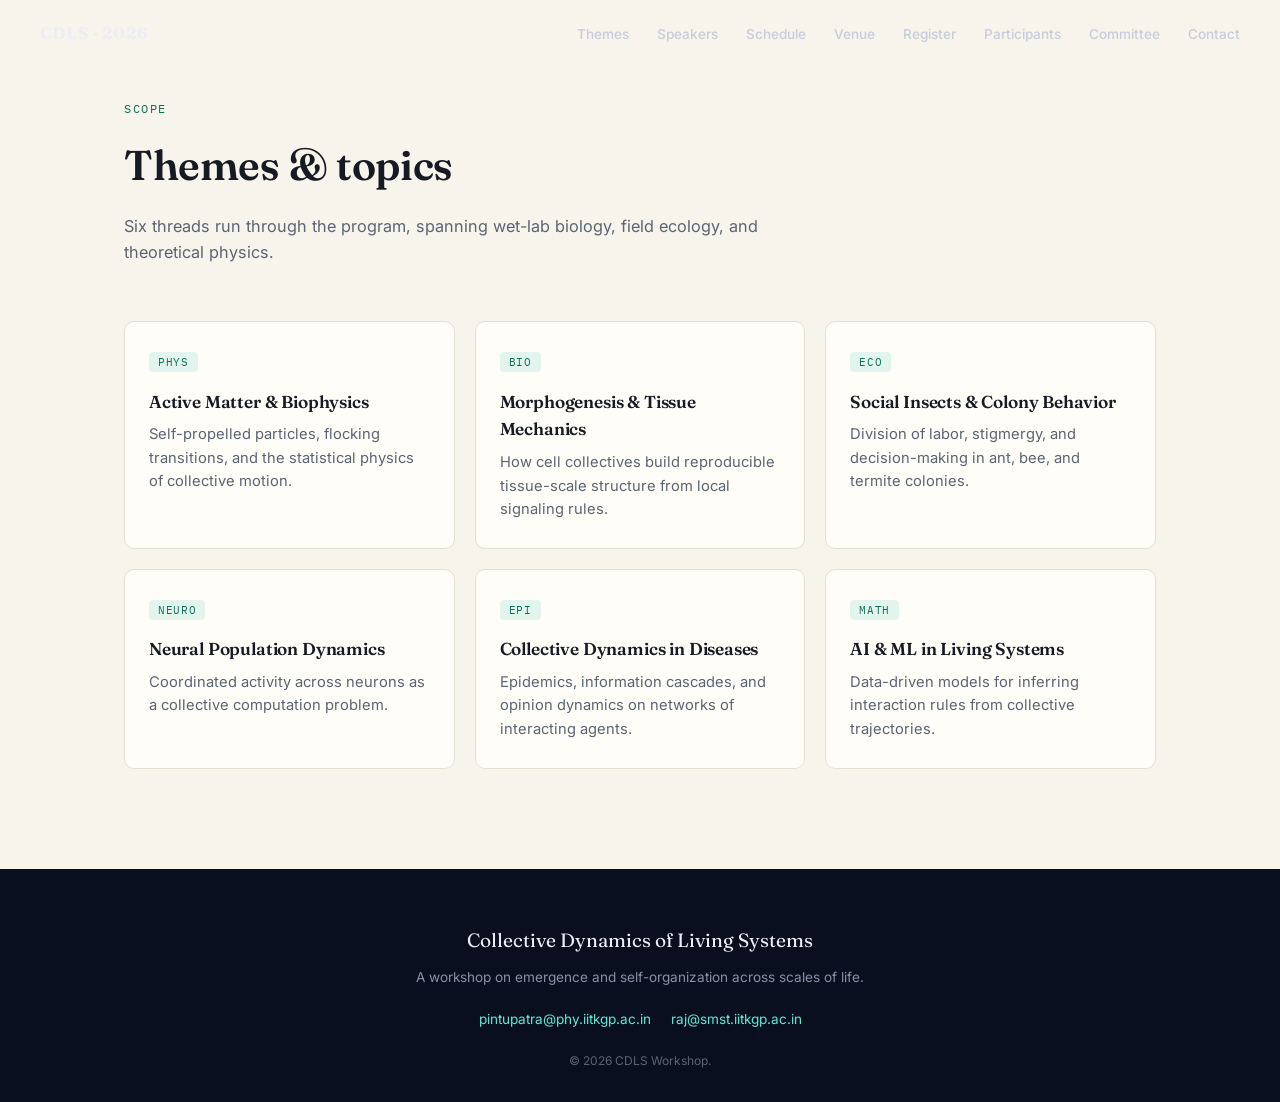
<file: themes.html>
<!DOCTYPE html>
<html lang="en">
<head>
<meta charset="UTF-8">
<meta name="viewport" content="width=device-width, initial-scale=1.0">
<title>Themes — Collective Dynamics of Living Systems 2026</title>
<meta name="description" content="An interdisciplinary workshop on emergence, self-organization, and collective behavior across scales of life.">
<link rel="preconnect" href="https://fonts.googleapis.com">
<link rel="preconnect" href="https://fonts.gstatic.com" crossorigin>
<link href="https://fonts.googleapis.com/css2?family=Fraunces:opsz,wght@9..144,300;9..144,500;9..144,600;9..144,700;9..144,900&family=Inter:wght@400;500;600&family=IBM+Plex+Mono:wght@400;500&display=swap" rel="stylesheet">
<link rel="stylesheet" href="style.css">
</head>
<body>
<nav id="nav" class="solid">
  <a href="index.html" class="nav-logo" style="text-decoration:none;">CDLS · 2026</a>
  <button class="nav-toggle" id="navToggle" aria-label="Toggle menu">☰</button>
  <ul class="nav-links" id="navLinks">
    <li><a href="themes.html">Themes</a></li>
    <li><a href="speakers.html">Speakers</a></li>
    <li><a href="schedule.html">Schedule</a></li>
    <li><a href="venue.html">Venue</a></li>
    <li><a href="register.html">Register</a></li>
    <li><a href="participants.html">Participants</a></li>
    <li><a href="committee.html">Committee</a></li>
    <li><a href="contact.html">Contact</a></li>
  </ul>
</nav>
<section id="themes">
  <div class="section-head">
    <span class="section-tag">Scope</span>
    <h2>Themes &amp; topics</h2>
    <p>Six threads run through the program, spanning wet-lab biology, field ecology, and theoretical physics.</p>
  </div>
  <div class="theme-grid">
    <div class="theme-card">
      <span class="theme-tag">PHYS</span>
      <h3>Active Matter &amp; Biophysics</h3>
      <p>Self-propelled particles, flocking transitions, and the statistical physics of collective motion.</p>
    </div>
    <div class="theme-card">
      <span class="theme-tag">BIO</span>
      <h3>Morphogenesis &amp; Tissue Mechanics</h3>
      <p>How cell collectives build reproducible tissue-scale structure from local signaling rules.</p>
    </div>
    <div class="theme-card">
      <span class="theme-tag">ECO</span>
      <h3>Social Insects &amp; Colony Behavior</h3>
      <p>Division of labor, stigmergy, and decision-making in ant, bee, and termite colonies.</p>
    </div>
    <div class="theme-card">
      <span class="theme-tag">NEURO</span>
      <h3>Neural Population Dynamics</h3>
      <p>Coordinated activity across neurons as a collective computation problem.</p>
    </div>
    <div class="theme-card">
      <span class="theme-tag">EPI</span>
      <h3>Collective Dynamics in Diseases</h3>
      <p>Epidemics, information cascades, and opinion dynamics on networks of interacting agents.</p>
    </div>
    <div class="theme-card">
      <span class="theme-tag">MATH</span>
      <h3>AI &amp; ML in Living Systems</h3>
      <p>Data-driven models for inferring interaction rules from collective trajectories.</p>
    </div>
  </div>
</section>
<footer>
  <div class="foot-logo">Collective Dynamics of Living Systems</div>
  <p>A workshop on emergence and self-organization across scales of life.</p>
  <div class="foot-links">
    <a href="mailto:pintupatra@phy.iitkgp.ac.in">pintupatra@phy.iitkgp.ac.in</a>
    <a href="mailto:raj@smst.iitkgp.ac.in">raj@smst.iitkgp.ac.in</a>
  </div>
  <p style="margin-top:20px; font-size:0.75rem; color:#5B6472;">© 2026 CDLS Workshop.</p>
</footer>

<script>
  // nav solid-on-scroll
  const nav = document.getElementById('nav');
  window.addEventListener('scroll', () => {
    if (window.scrollY > 60) nav.classList.add('solid');
    else nav.classList.remove('solid');
  });

  const navToggle = document.getElementById('navToggle');
  const navLinks = document.getElementById('navLinks');
  navToggle.addEventListener('click', () => navLinks.classList.toggle('open'));
  navLinks.querySelectorAll('a').forEach(a =>
    a.addEventListener('click', () => navLinks.classList.remove('open'))
  );

  // schedule day tabs
  document.querySelectorAll('.day-tab').forEach(tab => {
    tab.addEventListener('click', () => {
      const day = tab.dataset.day;
      document.querySelectorAll('.day-tab').forEach(t => t.classList.toggle('active', t === tab));
      document.querySelectorAll('.schedule-list').forEach(list => {
        list.classList.toggle('active', list.dataset.day === day);
      });
    });
  });
</script>
</body>
</html>
</file>
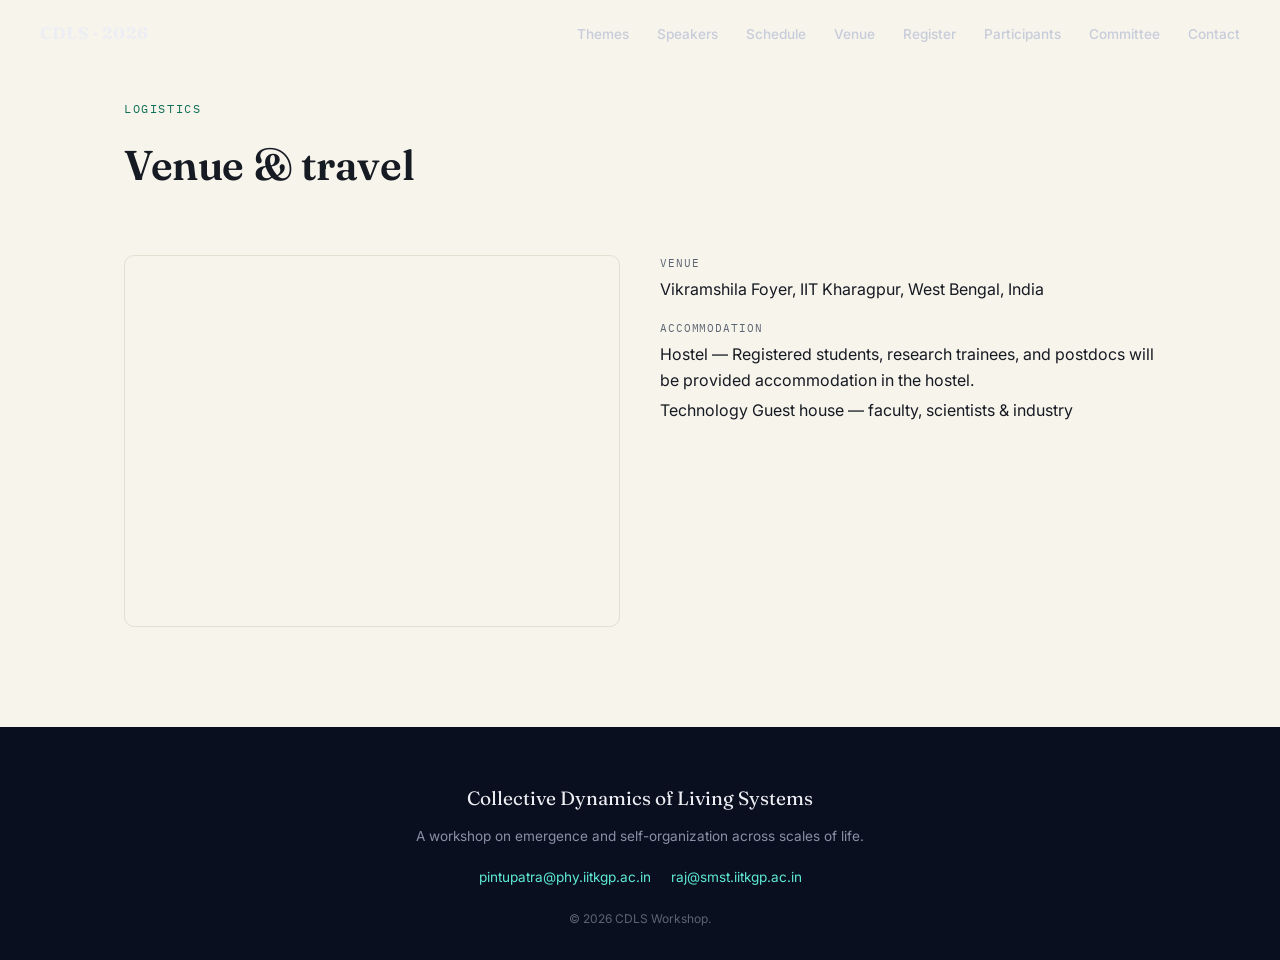
<file: venue.html>
<!DOCTYPE html>
<html lang="en">
<head>
<meta charset="UTF-8">
<meta name="viewport" content="width=device-width, initial-scale=1.0">
<title>Venue — Collective Dynamics of Living Systems 2026</title>
<meta name="description" content="An interdisciplinary workshop on emergence, self-organization, and collective behavior across scales of life.">
<link rel="preconnect" href="https://fonts.googleapis.com">
<link rel="preconnect" href="https://fonts.gstatic.com" crossorigin>
<link href="https://fonts.googleapis.com/css2?family=Fraunces:opsz,wght@9..144,300;9..144,500;9..144,600;9..144,700;9..144,900&family=Inter:wght@400;500;600&family=IBM+Plex+Mono:wght@400;500&display=swap" rel="stylesheet">
<link rel="stylesheet" href="style.css">
</head>
<body>
<nav id="nav" class="solid">
  <a href="index.html" class="nav-logo" style="text-decoration:none;">CDLS · 2026</a>
  <button class="nav-toggle" id="navToggle" aria-label="Toggle menu">☰</button>
  <ul class="nav-links" id="navLinks">
    <li><a href="themes.html">Themes</a></li>
    <li><a href="speakers.html">Speakers</a></li>
    <li><a href="schedule.html">Schedule</a></li>
    <li><a href="venue.html">Venue</a></li>
    <li><a href="register.html">Register</a></li>
    <li><a href="participants.html">Participants</a></li>
    <li><a href="committee.html">Committee</a></li>
    <li><a href="contact.html">Contact</a></li>
  </ul>
</nav>
<section id="venue">
  <div class="section-head">
    <span class="section-tag">Logistics</span>
    <h2>Venue &amp; travel</h2>
  </div>
  <div class="venue-grid">
    <div class="venue-map">
      <iframe
        src="https://www.google.com/maps?q=Vikramshila+Foyer,+IIT+Kharagpur,+West+Bengal,+India&output=embed"
        loading="lazy"
        allowfullscreen
        referrerpolicy="no-referrer-when-downgrade">
      </iframe>
    </div>
    <dl class="venue-details">
      <dt>Venue</dt>
      <dd>Vikramshila Foyer, IIT Kharagpur, West Bengal, India</dd>
      <dt>Accommodation</dt>
      <dd>Hostel —  Registered students, research trainees, and postdocs will be provided accommodation in the hostel.  </dd>
      <dd>Technology Guest house — faculty, scientists & industry</dd>
    </dl>
  </div>
</section>
<footer>
  <div class="foot-logo">Collective Dynamics of Living Systems</div>
  <p>A workshop on emergence and self-organization across scales of life.</p>
  <div class="foot-links">
    <a href="mailto:pintupatra@phy.iitkgp.ac.in">pintupatra@phy.iitkgp.ac.in</a>
    <a href="mailto:raj@smst.iitkgp.ac.in">raj@smst.iitkgp.ac.in</a>
  </div>
  <p style="margin-top:20px; font-size:0.75rem; color:#5B6472;">© 2026 CDLS Workshop.</p>
</footer>

<script>
  // nav solid-on-scroll
  const nav = document.getElementById('nav');
  window.addEventListener('scroll', () => {
    if (window.scrollY > 60) nav.classList.add('solid');
    else nav.classList.remove('solid');
  });

  const navToggle = document.getElementById('navToggle');
  const navLinks = document.getElementById('navLinks');
  navToggle.addEventListener('click', () => navLinks.classList.toggle('open'));
  navLinks.querySelectorAll('a').forEach(a =>
    a.addEventListener('click', () => navLinks.classList.remove('open'))
  );

  // schedule day tabs
  document.querySelectorAll('.day-tab').forEach(tab => {
    tab.addEventListener('click', () => {
      const day = tab.dataset.day;
      document.querySelectorAll('.day-tab').forEach(t => t.classList.toggle('active', t === tab));
      document.querySelectorAll('.schedule-list').forEach(list => {
        list.classList.toggle('active', list.dataset.day === day);
      });
    });
  });
</script>
</body>
</html>
</file>
<file: style.css>
:root{
    --sky-top:#0A0F1F;
    --sky-mid:#1B2547;
    --sky-horizon:#4A3B63;
    --ember:#E8935A;
    --bio-cyan:#5EEAD4;
    --paper:#F7F4EC;
    --paper-line:#DCD7C8;
    --ink:#161A22;
    --ink-soft:#2B303B;
    --muted:#5B6472;
    --card:#FFFDF8;
    --border:#E3DFD1;
  }
  *{box-sizing:border-box; margin:0; padding:0;}
  html{scroll-behavior:smooth;}
  body{
    font-family:'Inter',sans-serif;
    color:var(--ink);
    background:var(--paper);
    line-height:1.6;
    -webkit-font-smoothing:antialiased;
  }
  h1,h2,h3{font-family:'Fraunces',serif; font-weight:600; letter-spacing:-0.01em; color:var(--ink);}
  .mono{font-family:'IBM Plex Mono',monospace;}
  a{color:inherit;}
  img{max-width:100%;}

  /* ---------- nav ---------- */
  nav{
    position:fixed; top:0; left:0; right:0; z-index:100;
    display:flex; align-items:center; justify-content:space-between;
    padding:20px 40px;
    transition:background .3s ease, padding .3s ease, box-shadow .3s ease;
  }
  nav.solid{
    background:rgba(247,244,236,0.92);
    backdrop-filter:blur(8px);
    padding:14px 40px;
    box-shadow:0 1px 0 var(--border);
  }
  .nav-logo{
    font-family:'Fraunces',serif; font-weight:700; font-size:1.05rem;
    color:#EDEEF3; letter-spacing:0.01em;
  }
  nav.solid .nav-logo{color:var(--ink);}
  .nav-links{display:flex; gap:28px; list-style:none;}
  .nav-links a{
    font-size:0.85rem; text-decoration:none; color:#C7CCDA;
    font-weight:500; transition:color .2s ease;
  }
  nav.solid .nav-links a{color:var(--muted);}
  .nav-links a:hover{color:var(--bio-cyan);}
  nav.solid .nav-links a:hover{color:#0F6E56;}
  .nav-toggle{
    display:none; background:none; border:none; cursor:pointer;
    font-size:1.5rem; color:#EDEEF3; line-height:1; padding:4px 8px;
  }
  nav.solid .nav-toggle{color:var(--ink);}

  /* ---------- hero ---------- */
  html, body{width:100%; overflow-x:hidden;}
  .hero{
    position:relative; height:100vh; min-height:640px;
    width:100vw; max-width:none;
    left:50%; right:50%;
    margin-left:-50vw; margin-right:-50vw;
    overflow:hidden;
    background:linear-gradient(180deg, var(--sky-top) 0%, var(--sky-mid) 55%, var(--sky-horizon) 88%, #6B4A4F 100%);
    display:flex; align-items:center; justify-content:center;
  }
  .hero canvas{position:absolute; inset:0; width:100%; height:100%;}
  .hero-grain{
    position:absolute; inset:0; pointer-events:none; opacity:0.06; mix-blend-mode:overlay;
    background-image:radial-gradient(circle at 20% 30%, #fff 0, transparent 0.6px),
      radial-gradient(circle at 60% 70%, #fff 0, transparent 0.6px),
      radial-gradient(circle at 80% 20%, #fff 0, transparent 0.6px);
    background-size:3px 3px, 5px 5px, 4px 4px;
  }
  .hero-content{
    position:relative; z-index:2; text-align:center; padding:0 24px;
    max-width:820px;
  }
  .eyebrow{
    font-family:'IBM Plex Mono',monospace; font-size:0.95rem; letter-spacing:0.14em;
    color:var(--bio-cyan); text-transform:uppercase; margin-bottom:20px;
    display:inline-block; border:1px solid rgba(94,234,212,0.35); padding:6px 14px; border-radius:999px;
  }
  .hero h1{
    font-size:clamp(2.4rem, 6vw, 4.6rem); line-height:1.05; color:#F3F4F8;
    margin-bottom:20px;
  }
  .hero h1 em{font-style:italic; color:var(--bio-cyan);}
  .hero p.sub{
    font-size:1.05rem; color:#C7CCDA; max-width:600px; margin:0 auto 30px;
    font-weight:400;
  }
  .hero-meta{
    font-family:'IBM Plex Mono',monospace; font-size:1.05rem; color:#9FE1CB;
    margin-bottom:36px; letter-spacing:0.02em;
  }
  .hero-meta span{color:#EDEEF3;}
  .cta-row{display:flex; gap:14px; justify-content:center; flex-wrap:wrap;}
  .btn{
    display:inline-block; padding:13px 28px; border-radius:6px; font-size:0.92rem;
    font-weight:600; text-decoration:none; transition:transform .15s ease, box-shadow .15s ease;
    cursor:pointer; border:none; font-family:'Inter',sans-serif;
  }
  .btn-primary{background:var(--bio-cyan); color:#04342C;}
  .btn-primary:hover{transform:translateY(-1px); box-shadow:0 6px 20px rgba(94,234,212,0.25);}
  .btn-ghost{background:transparent; color:#EDEEF3; border:1px solid rgba(237,238,243,0.35);}
  .btn-ghost:hover{border-color:var(--bio-cyan); color:var(--bio-cyan);}
  .scroll-cue{
    position:absolute; bottom:28px; left:50%; transform:translateX(-50%);
    z-index:2; color:#8891A6; font-size:0.7rem; font-family:'IBM Plex Mono',monospace;
    letter-spacing:0.12em; text-transform:uppercase; opacity:0.75;
  }
  .regime-tag{
    position:absolute; bottom:28px; left:32px; z-index:2;
    color:#8891A6; font-size:0.7rem; font-family:'IBM Plex Mono',monospace;
    letter-spacing:0.12em; text-transform:uppercase;
    opacity:0.85; transition:opacity .5s ease;
  }

  /* ---------- generic section ---------- */
  section:not(.hero){padding:100px 24px; max-width:1080px; margin:0 auto;}
  .section-head{max-width:640px; margin-bottom:56px;}
  .section-tag{
    font-family:'IBM Plex Mono',monospace; font-size:0.72rem; letter-spacing:0.14em;
    text-transform:uppercase; color:#0F6E56; margin-bottom:14px; display:block;
  }
  .section-head h2{font-size:clamp(1.8rem,3.4vw,2.6rem); margin-bottom:14px;}
  .section-head p{color:var(--muted); font-size:1.02rem;}

  /* graph paper texture band */
  .field-notes{
    background-image:
      linear-gradient(var(--paper-line) 1px, transparent 1px),
      linear-gradient(90deg, var(--paper-line) 1px, transparent 1px);
    background-size:32px 32px;
    background-position:center;
    background-color:var(--paper);
  }

  /* ---------- about / scales ---------- */
  .about-grid{display:grid; grid-template-columns:1.1fr 0.9fr; gap:56px; align-items:center;}
  .about-grid p{color:var(--ink-soft); margin-bottom:16px; font-size:1.02rem;}
  .scale-diagram{display:flex; flex-direction:column; gap:0;}
  .scale-row{display:flex; align-items:center; gap:16px; padding:14px 0; border-bottom:1px dashed var(--border);}
  .scale-row:last-child{border-bottom:none;}
  .scale-icon{
    width:40px; height:40px; border-radius:50%; flex-shrink:0;
    display:flex; align-items:center; justify-content:center;
    background:var(--card); border:1px solid var(--border);
  }
  .scale-label{font-family:'IBM Plex Mono',monospace; font-size:0.72rem; color:var(--muted); text-transform:uppercase; letter-spacing:0.08em;}
  .scale-name{font-family:'Fraunces',serif; font-weight:600; font-size:1.02rem;}

  /* ---------- themes ---------- */
  .theme-grid{display:grid; grid-template-columns:repeat(3,1fr); gap:20px;}
  .theme-card{
    background:var(--card); border:1px solid var(--border); border-radius:10px;
    padding:26px 24px; transition:border-color .2s ease, transform .2s ease;
  }
  .theme-card:hover{border-color:var(--bio-cyan); transform:translateY(-2px);}
  .theme-tag{
    font-family:'IBM Plex Mono',monospace; font-size:0.68rem; color:#0F6E56;
    background:#E1F5EE; padding:3px 9px; border-radius:4px; letter-spacing:0.06em;
  }
  .theme-card h3{font-size:1.08rem; margin:14px 0 8px;}
  .theme-card p{color:var(--muted); font-size:0.92rem;}

  /* ---------- speakers ---------- */
  .speaker-grid{display:grid; grid-template-columns:repeat(3,1fr); gap:24px;}
  .speaker-card{background:var(--card); border:1px solid var(--border); border-radius:10px; padding:22px;}
  .speaker-top{display:flex; align-items:center; gap:14px; margin-bottom:14px;}
  .avatar{
    width:80px; height:80px; border-radius:50%; flex-shrink:0;
    display:flex; align-items:center; justify-content:center;
    font-family:'Fraunces',serif; font-weight:700; font-size:0.95rem;
    background:var(--sky-mid); color:var(--bio-cyan);
  }
  .avatar img{width:100%; height:100%; object-fit:cover; border-radius:50%;}
  .speaker-name{font-family:'Fraunces',serif; font-weight:600; font-size:1rem;}
  .speaker-affil{font-size:0.82rem; color:var(--muted);}
  .speaker-talk{font-size:0.88rem; color:var(--ink-soft); font-style:italic; margin-bottom:10px;}
  .field-tag{
    font-family:'IBM Plex Mono',monospace; font-size:0.66rem; letter-spacing:0.06em;
    padding:2px 8px; border-radius:4px; border:1px solid var(--border); color:var(--muted);
  }

  /* ---------- schedule ---------- */
  .day-tabs{display:flex; gap:10px; margin-bottom:28px;}
  .day-tab{
    font-family:'IBM Plex Mono',monospace; font-size:0.82rem; padding:9px 18px;
    border:1px solid var(--border); border-radius:999px; background:var(--card);
    cursor:pointer; color:var(--muted); transition:all .15s ease;
  }
  .day-tab.active{background:var(--ink); color:var(--paper); border-color:var(--ink);}
  .schedule-list{display:none; flex-direction:column; gap:0;}
  .schedule-list.active{display:flex;}
  .session-head{
    display:flex; flex-direction:column; gap:4px;
    margin:32px 0 12px; padding-top:20px; border-top:1px dashed var(--border);
  }
  .session-head:first-child{margin-top:0; padding-top:0; border-top:none;}
  .session-name{
    font-family:'IBM Plex Mono',monospace; font-size:0.78rem; letter-spacing:0.12em;
    text-transform:uppercase; color:#0F6E56; font-weight:600;
  }
  .session-chair{
    font-family:'Fraunces',serif; font-size:0.9rem; color:var(--muted); font-weight:600;
  }
  .session-chair:empty{display:none;}
  .sched-row{
    display:grid; grid-template-columns:110px 1fr auto; gap:18px; align-items:baseline;
    padding:16px 0; border-bottom:1px solid var(--border);
  }
  .sched-row.shaded{
    background:rgba(94,234,212,0.10);
    border-left:3px solid var(--bio-cyan);
    border-bottom:none;
    padding:14px 16px 14px 13px;
    margin:4px -16px;
    border-radius:6px;
  }
  .sched-row.shaded-b{
    background:rgba(139,127,232,0.12);
    border-left:3px solid #8B7FE8;
    border-bottom:none;
    padding:14px 16px 14px 13px;
    margin:4px -16px;
    border-radius:6px;
  }
  .sched-row.shaded-c{
    background:rgba(232,147,90,0.12);
    border-left:3px solid var(--ember);
    border-bottom:none;
    padding:14px 16px 14px 13px;
    margin:4px -16px;
    border-radius:6px;
  }
  .sched-row.shaded-d{
    background:rgba(232,139,165,0.12);
    border-left:3px solid #E88BA5;
    border-bottom:none;
    padding:14px 16px 14px 13px;
    margin:4px -16px;
    border-radius:6px;
  }
  .sched-row.shaded-e{
    background:rgba(139,199,139,0.14);
    border-left:3px solid #6FB36F;
    border-bottom:none;
    padding:14px 16px 14px 13px;
    margin:4px -16px;
    border-radius:6px;
  }
  .sched-time{font-family:'IBM Plex Mono',monospace; font-size:0.85rem; color:#0F6E56;}
  .sched-title{font-weight:500; font-size:0.98rem;}
  .sched-speaker{color:var(--muted); font-size:0.86rem;}
  .sched-room{font-family:'IBM Plex Mono',monospace; font-size:0.72rem; color:var(--muted); white-space:nowrap;}

  /* ---------- venue ---------- */
  .venue-grid{display:grid; grid-template-columns:1fr 1fr; gap:40px; align-items:start;}
  .venue-map{
    aspect-ratio:4/3; border-radius:10px; border:1px solid var(--border);
    overflow:hidden;
  }
  .venue-map iframe{width:100%; height:100%; border:0; display:block;}
  .venue-details dt{font-family:'IBM Plex Mono',monospace; font-size:0.7rem; text-transform:uppercase; color:var(--muted); letter-spacing:0.08em; margin-top:18px;}
  .venue-details dt:first-child{margin-top:0;}
  .venue-details dd{font-size:1rem; margin-top:4px;}

  /* ---------- registration ---------- */
  .reg-wrap{
    background:var(--ink); color:var(--paper); border-radius:14px; padding:56px 48px;
    display:grid; grid-template-columns:1fr 1fr; gap:48px;
  }
  .reg-wrap h2{color:var(--paper);}
  .reg-wrap p{color:#B7BEC9;}
  .key-dates{list-style:none;}
  .key-dates li{
    display:flex; justify-content:space-between; padding:12px 0;
    border-bottom:1px solid rgba(255,255,255,0.12); font-size:0.92rem;
  }
  .key-dates li:last-child{border-bottom:none;}
  .key-dates .kd-label{color:#B7BEC9;}
  .key-dates .kd-date{font-family:'IBM Plex Mono',monospace; color:var(--bio-cyan);}
  .reg-actions{margin-top:24px; display:flex; gap:12px; flex-wrap:wrap; align-items:center;}
  .guide-box{
    display:inline-flex; align-items:center; gap:10px;
    padding:13px 20px; border:1px solid rgba(94,234,212,0.45); border-radius:6px;
    background:rgba(94,234,212,0.16);
    color:#D9FBF2; text-decoration:none; font-size:0.88rem; font-weight:500;
    transition:border-color .15s ease, background .15s ease;
  }
  .guide-box:hover{border-color:var(--bio-cyan); background:rgba(94,234,212,0.26);}
  .guide-icon{font-size:1.1rem;}
  .fee-block{margin-top:28px; padding-top:20px; border-top:1px solid rgba(255,255,255,0.12);}
  .fee-heading{
    font-family:'IBM Plex Mono',monospace; font-size:0.72rem; letter-spacing:0.12em;
    text-transform:uppercase; color:var(--bio-cyan); margin-bottom:10px;
  }
  .fee-list{list-style:none;}
  .fee-list li{
    display:flex; justify-content:space-between; gap:16px;
    padding:6px 0; font-size:0.9rem; color:#B7BEC9;
  }
  .fee-list .fee-amount{font-family:'IBM Plex Mono',monospace; color:#EDEEF3; white-space:nowrap;}

  /* ---------- committee ---------- */
  .patron-block{
    text-align:center;
    padding-bottom:28px; margin-bottom:32px; border-bottom:1px solid var(--border);
  }
  .patron-block .committee-name{font-size:1.15rem;}
  .patron-avatar{width:84px; height:84px; margin:0 auto 14px; font-size:1.4rem;}
  .committee-divider{height:1px; background:var(--border); margin:36px 0;}
  .committee-grid{display:grid; grid-template-columns:repeat(auto-fit, minmax(220px, 1fr)); gap:24px;}
  .participants-list{
    column-count:2; column-gap:48px;
  }
  .participant-row{
    break-inside:avoid; padding:10px 0; border-bottom:1px solid var(--border);
    margin-bottom:2px;
  }
  .participant-name{display:block; font-weight:500; font-size:0.95rem; color:var(--ink);}
  .participant-affil{display:block; font-size:0.82rem; color:var(--muted); margin-top:2px;}
  @media (max-width:700px){
    .participants-list{column-count:1;}
  }
  .advisor-grid{grid-template-columns:repeat(3, 1fr);}
  .committee-card{text-align:left;}
  .committee-role{font-size:0.82rem; color:#0F6E56; font-family:'IBM Plex Mono',monospace; letter-spacing:0.03em; margin:2px 0;}
  .committee-name{font-family:'Fraunces',serif; font-weight:600; font-size:0.98rem;}
  .committee-affil{font-size:0.82rem; color:var(--muted);}

  /* ---------- footer ---------- */
  footer{
    background:var(--sky-top); color:#8891A6; padding:56px 24px 32px;
    text-align:center; font-size:0.85rem;
  }
  footer .foot-logo{font-family:'Fraunces',serif; color:#EDEEF3; font-size:1.2rem; margin-bottom:12px;}
  footer a{color:var(--bio-cyan); text-decoration:none;}
  footer .foot-links{display:flex; gap:20px; justify-content:center; margin:20px 0; flex-wrap:wrap;}

  @media (max-width:860px){
    nav{padding:16px 20px;}
    .nav-toggle{display:block;}
    .nav-links{
      display:none;
      position:absolute; top:100%; left:0; right:0;
      background:rgba(11,15,26,0.97); backdrop-filter:blur(8px);
      flex-direction:column; gap:0; padding:8px 20px 16px; margin:0;
    }
    nav.solid .nav-links{background:rgba(247,244,236,0.97);}
    .nav-links.open{display:flex;}
    .nav-links li{width:100%; list-style:none;}
    .nav-links a{display:block; padding:12px 0; border-bottom:1px solid rgba(255,255,255,0.08);}
    nav.solid .nav-links a{border-bottom-color:var(--border);}
    section{padding:70px 20px;}
    .about-grid, .venue-grid, .reg-wrap{grid-template-columns:1fr;}
    .theme-grid, .speaker-grid{grid-template-columns:1fr 1fr;}
    .committee-grid{grid-template-columns:1fr 1fr;}
    .advisor-grid{grid-template-columns:1fr 1fr;}
  }
  @media (max-width:560px){
    .theme-grid, .speaker-grid, .committee-grid{grid-template-columns:1fr;}
    .sched-row{grid-template-columns:80px 1fr; grid-template-areas:"time title" ". speaker" ". room";}
    .cta-row{flex-direction:column; align-items:center;}
  }

  @media (prefers-reduced-motion:reduce){
    html{scroll-behavior:auto;}
  }
</file>
